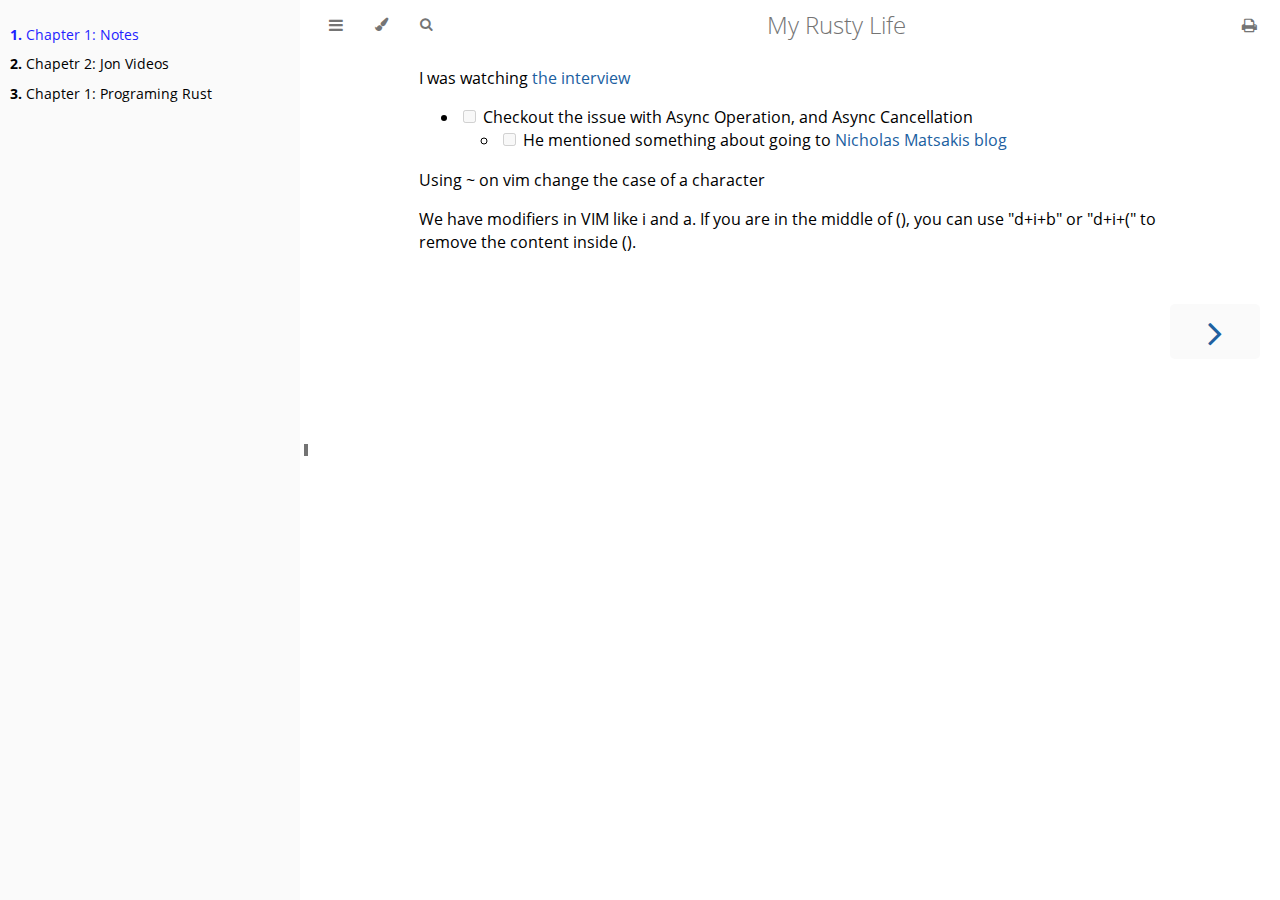
<file: index.html>
<!DOCTYPE HTML>
<html lang="en" class="light sidebar-visible" dir="ltr">
    <head>
        <!-- Book generated using mdBook -->
        <meta charset="UTF-8">
        <title>Chapter 1: Notes - My Rusty Life</title>


        <!-- Custom HTML head -->

        <meta name="description" content="">
        <meta name="viewport" content="width=device-width, initial-scale=1">
        <meta name="theme-color" content="#ffffff">

        <link rel="icon" href="favicon.svg">
        <link rel="shortcut icon" href="favicon.png">
        <link rel="stylesheet" href="css/variables.css">
        <link rel="stylesheet" href="css/general.css">
        <link rel="stylesheet" href="css/chrome.css">
        <link rel="stylesheet" href="css/print.css" media="print">

        <!-- Fonts -->
        <link rel="stylesheet" href="FontAwesome/css/font-awesome.css">
        <link rel="stylesheet" href="fonts/fonts.css">

        <!-- Highlight.js Stylesheets -->
        <link rel="stylesheet" id="highlight-css" href="highlight.css">
        <link rel="stylesheet" id="tomorrow-night-css" href="tomorrow-night.css">
        <link rel="stylesheet" id="ayu-highlight-css" href="ayu-highlight.css">

        <!-- Custom theme stylesheets -->


        <!-- Provide site root and default themes to javascript -->
        <script>
            const path_to_root = "";
            const default_light_theme = "light";
            const default_dark_theme = "navy";
        </script>
        <!-- Start loading toc.js asap -->
        <script src="toc.js"></script>
    </head>
    <body>
    <div id="body-container">
        <!-- Work around some values being stored in localStorage wrapped in quotes -->
        <script>
            try {
                let theme = localStorage.getItem('mdbook-theme');
                let sidebar = localStorage.getItem('mdbook-sidebar');

                if (theme.startsWith('"') && theme.endsWith('"')) {
                    localStorage.setItem('mdbook-theme', theme.slice(1, theme.length - 1));
                }

                if (sidebar.startsWith('"') && sidebar.endsWith('"')) {
                    localStorage.setItem('mdbook-sidebar', sidebar.slice(1, sidebar.length - 1));
                }
            } catch (e) { }
        </script>

        <!-- Set the theme before any content is loaded, prevents flash -->
        <script>
            const default_theme = window.matchMedia("(prefers-color-scheme: dark)").matches ? default_dark_theme : default_light_theme;
            let theme;
            try { theme = localStorage.getItem('mdbook-theme'); } catch(e) { }
            if (theme === null || theme === undefined) { theme = default_theme; }
            const html = document.documentElement;
            html.classList.remove('light')
            html.classList.add(theme);
            html.classList.add("js");
        </script>

        <input type="checkbox" id="sidebar-toggle-anchor" class="hidden">

        <!-- Hide / unhide sidebar before it is displayed -->
        <script>
            let sidebar = null;
            const sidebar_toggle = document.getElementById("sidebar-toggle-anchor");
            if (document.body.clientWidth >= 1080) {
                try { sidebar = localStorage.getItem('mdbook-sidebar'); } catch(e) { }
                sidebar = sidebar || 'visible';
            } else {
                sidebar = 'hidden';
            }
            sidebar_toggle.checked = sidebar === 'visible';
            html.classList.remove('sidebar-visible');
            html.classList.add("sidebar-" + sidebar);
        </script>

        <nav id="sidebar" class="sidebar" aria-label="Table of contents">
            <!-- populated by js -->
            <mdbook-sidebar-scrollbox class="sidebar-scrollbox"></mdbook-sidebar-scrollbox>
            <noscript>
                <iframe class="sidebar-iframe-outer" src="toc.html"></iframe>
            </noscript>
            <div id="sidebar-resize-handle" class="sidebar-resize-handle">
                <div class="sidebar-resize-indicator"></div>
            </div>
        </nav>

        <div id="page-wrapper" class="page-wrapper">

            <div class="page">
                <div id="menu-bar-hover-placeholder"></div>
                <div id="menu-bar" class="menu-bar sticky">
                    <div class="left-buttons">
                        <label id="sidebar-toggle" class="icon-button" for="sidebar-toggle-anchor" title="Toggle Table of Contents" aria-label="Toggle Table of Contents" aria-controls="sidebar">
                            <i class="fa fa-bars"></i>
                        </label>
                        <button id="theme-toggle" class="icon-button" type="button" title="Change theme" aria-label="Change theme" aria-haspopup="true" aria-expanded="false" aria-controls="theme-list">
                            <i class="fa fa-paint-brush"></i>
                        </button>
                        <ul id="theme-list" class="theme-popup" aria-label="Themes" role="menu">
                            <li role="none"><button role="menuitem" class="theme" id="default_theme">Auto</button></li>
                            <li role="none"><button role="menuitem" class="theme" id="light">Light</button></li>
                            <li role="none"><button role="menuitem" class="theme" id="rust">Rust</button></li>
                            <li role="none"><button role="menuitem" class="theme" id="coal">Coal</button></li>
                            <li role="none"><button role="menuitem" class="theme" id="navy">Navy</button></li>
                            <li role="none"><button role="menuitem" class="theme" id="ayu">Ayu</button></li>
                        </ul>
                        <button id="search-toggle" class="icon-button" type="button" title="Search. (Shortkey: s)" aria-label="Toggle Searchbar" aria-expanded="false" aria-keyshortcuts="S" aria-controls="searchbar">
                            <i class="fa fa-search"></i>
                        </button>
                    </div>

                    <h1 class="menu-title">My Rusty Life</h1>

                    <div class="right-buttons">
                        <a href="print.html" title="Print this book" aria-label="Print this book">
                            <i id="print-button" class="fa fa-print"></i>
                        </a>

                    </div>
                </div>

                <div id="search-wrapper" class="hidden">
                    <form id="searchbar-outer" class="searchbar-outer">
                        <input type="search" id="searchbar" name="searchbar" placeholder="Search this book ..." aria-controls="searchresults-outer" aria-describedby="searchresults-header">
                    </form>
                    <div id="searchresults-outer" class="searchresults-outer hidden">
                        <div id="searchresults-header" class="searchresults-header"></div>
                        <ul id="searchresults">
                        </ul>
                    </div>
                </div>

                <!-- Apply ARIA attributes after the sidebar and the sidebar toggle button are added to the DOM -->
                <script>
                    document.getElementById('sidebar-toggle').setAttribute('aria-expanded', sidebar === 'visible');
                    document.getElementById('sidebar').setAttribute('aria-hidden', sidebar !== 'visible');
                    Array.from(document.querySelectorAll('#sidebar a')).forEach(function(link) {
                        link.setAttribute('tabIndex', sidebar === 'visible' ? 0 : -1);
                    });
                </script>

                <div id="content" class="content">
                    <main>
                        <p>I was watching <a href="https://www.youtube.com/watch?v=xO2xyBfhKDY&amp;list=PLqbS7AVVErFgh0GugQZcW8sSSTuyZ7K87">the interview</a></p>
<ul>
<li><input disabled="" type="checkbox"/>
Checkout the issue with Async Operation, and Async Cancellation
<ul>
<li><input disabled="" type="checkbox"/>
He mentioned something about going to <a href="https://smallcultfollowing.com/babysteps">Nicholas Matsakis blog</a></li>
</ul>
</li>
</ul>
<p>Using ~ on vim change the case of a character</p>
<p>We have modifiers in VIM like i and a. If you are in the middle of (), you can use "d+i+b" or "d+i+(" to remove the content inside ().</p>

                    </main>

                    <nav class="nav-wrapper" aria-label="Page navigation">
                        <!-- Mobile navigation buttons -->

                            <a rel="next prefetch" href="2_Jon_Video.html" class="mobile-nav-chapters next" title="Next chapter" aria-label="Next chapter" aria-keyshortcuts="Right">
                                <i class="fa fa-angle-right"></i>
                            </a>

                        <div style="clear: both"></div>
                    </nav>
                </div>
            </div>

            <nav class="nav-wide-wrapper" aria-label="Page navigation">

                    <a rel="next prefetch" href="2_Jon_Video.html" class="nav-chapters next" title="Next chapter" aria-label="Next chapter" aria-keyshortcuts="Right">
                        <i class="fa fa-angle-right"></i>
                    </a>
            </nav>

        </div>




        <script>
            window.playground_copyable = true;
        </script>


        <script src="elasticlunr.min.js"></script>
        <script src="mark.min.js"></script>
        <script src="searcher.js"></script>

        <script src="clipboard.min.js"></script>
        <script src="highlight.js"></script>
        <script src="book.js"></script>

        <!-- Custom JS scripts -->


    </div>
    </body>
</html>
</file>
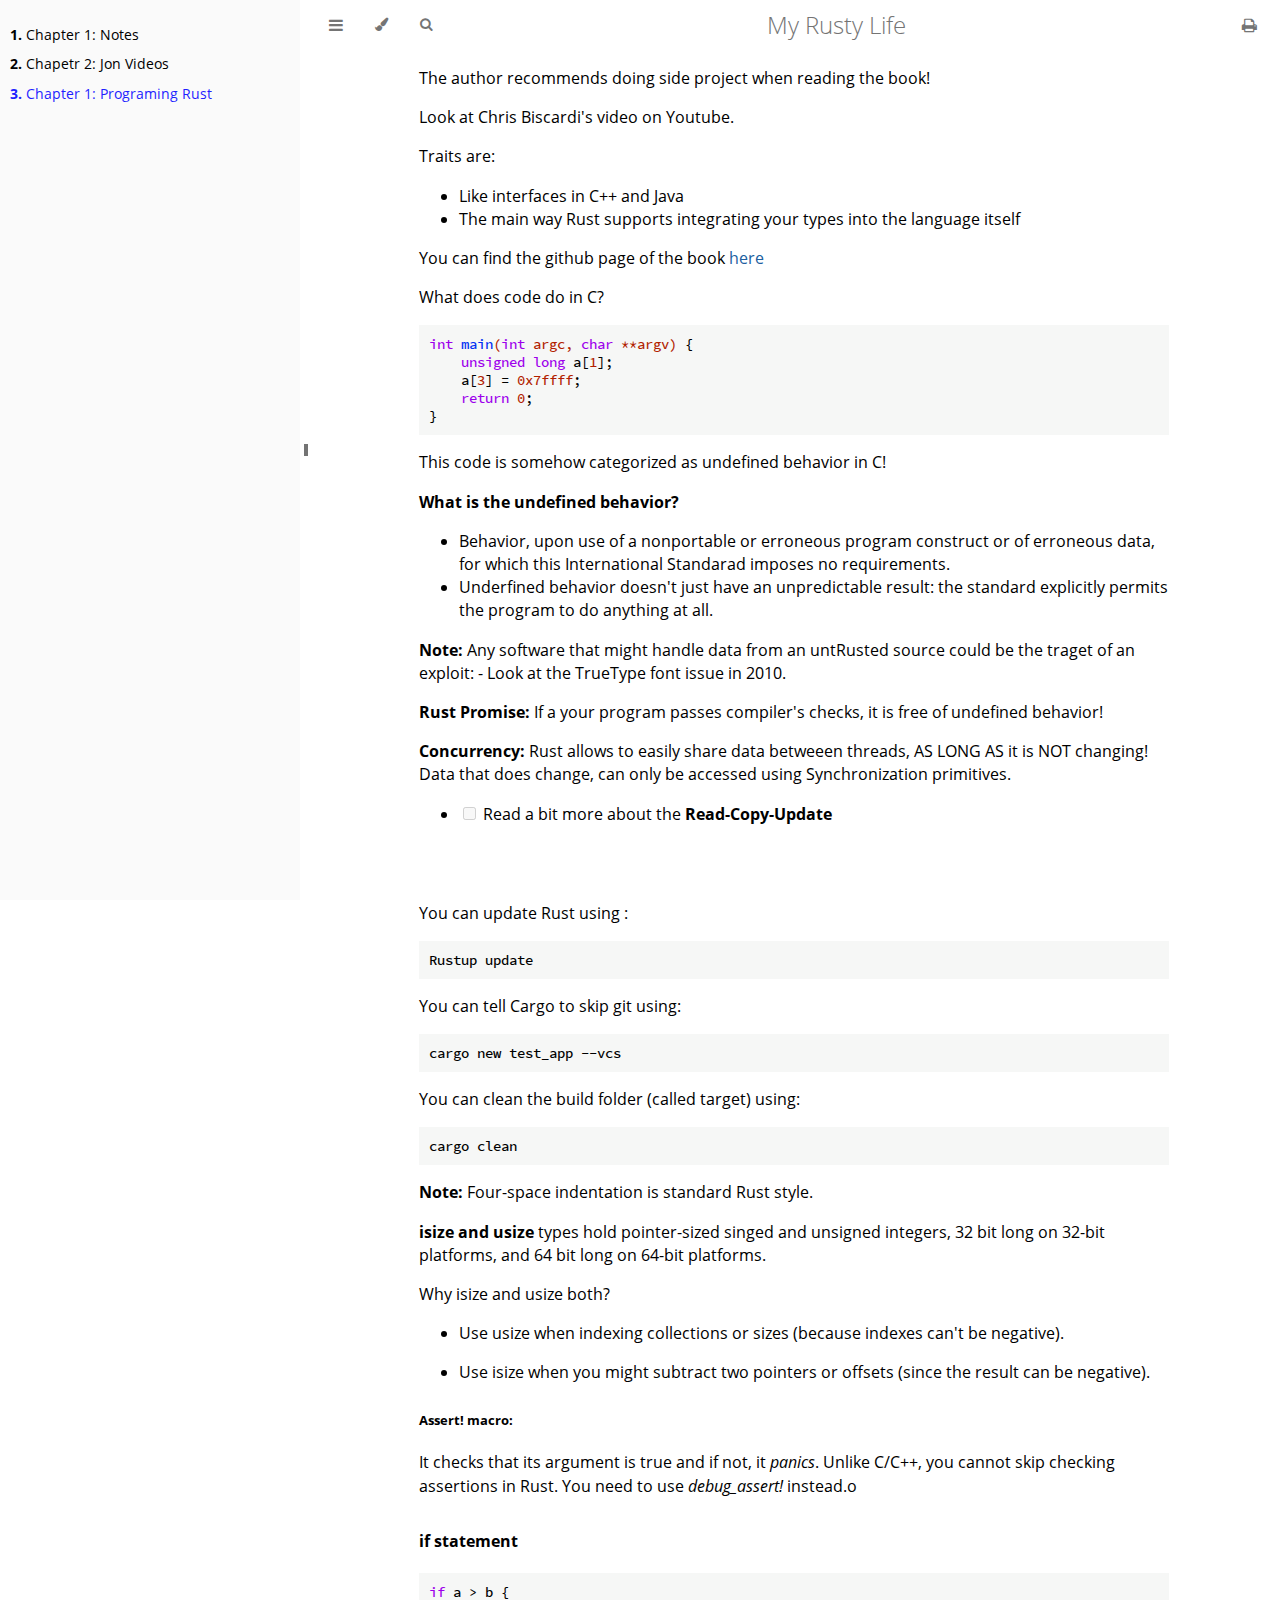
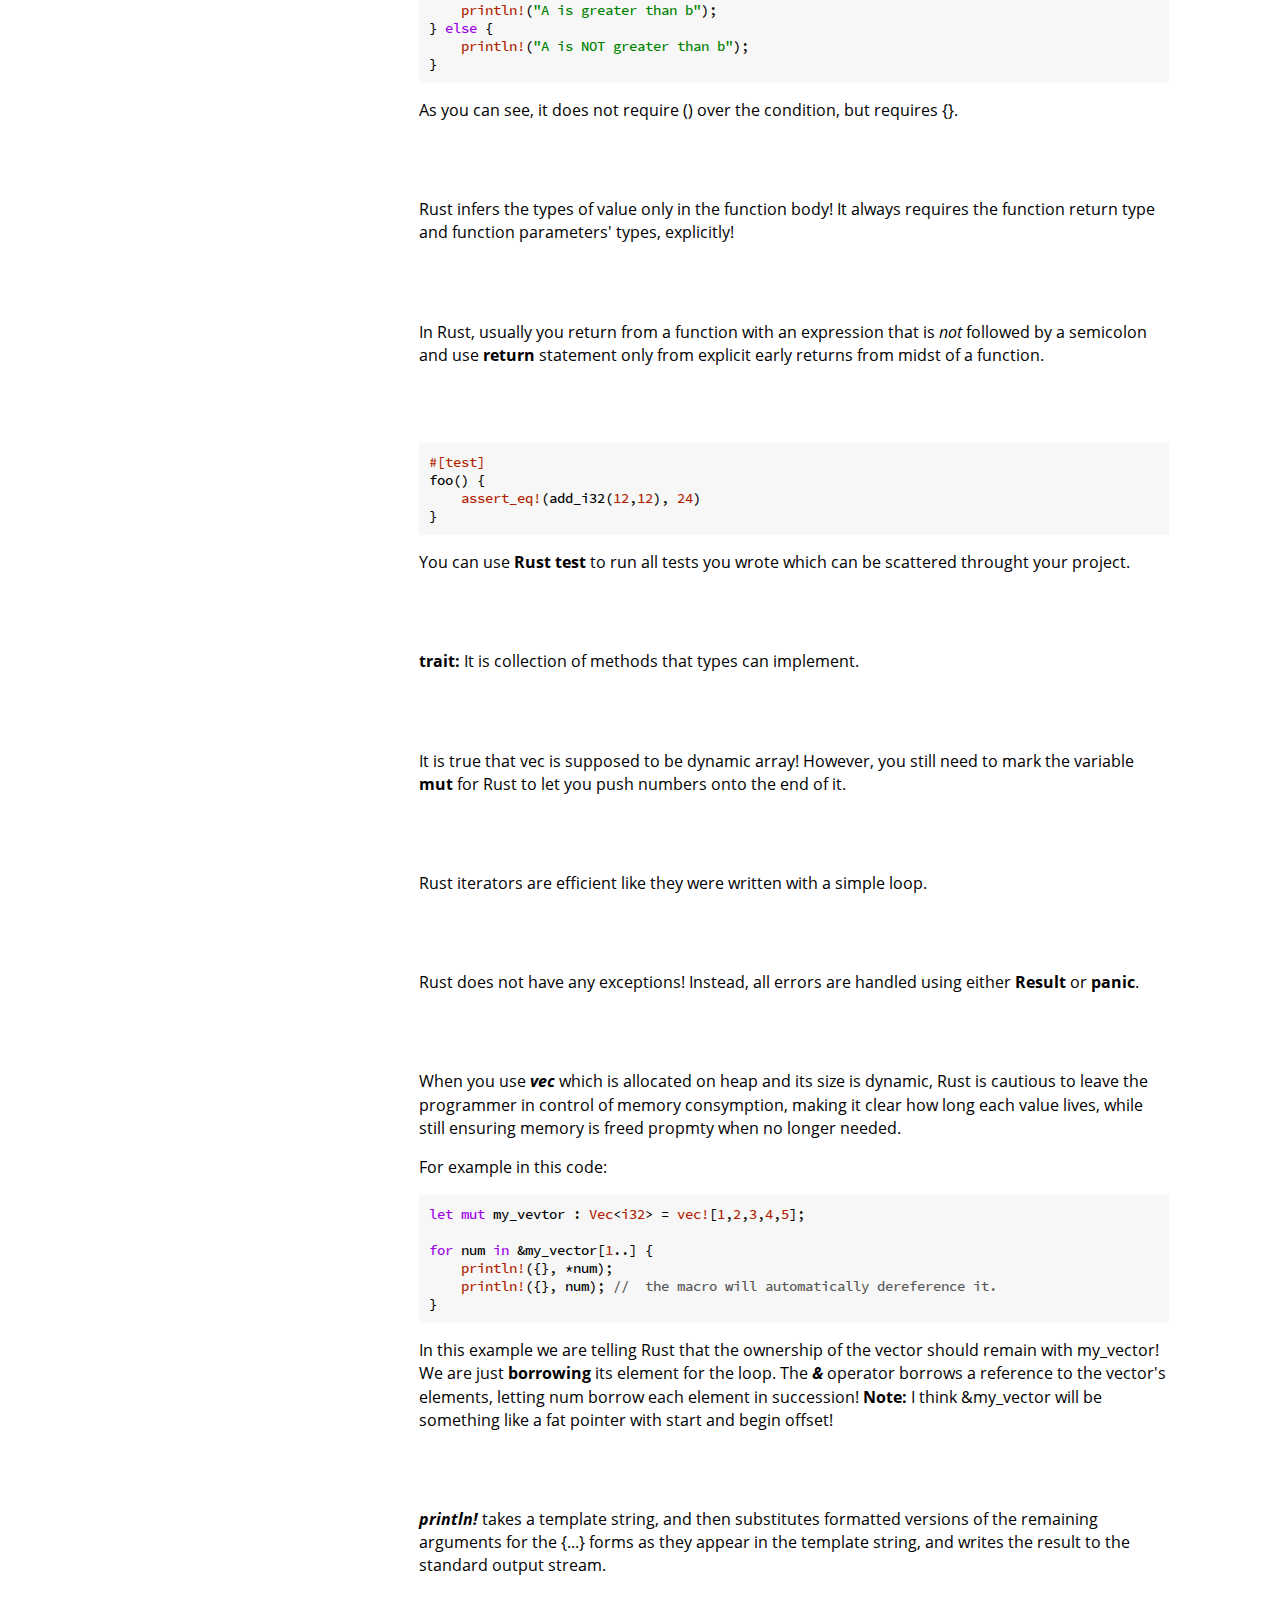
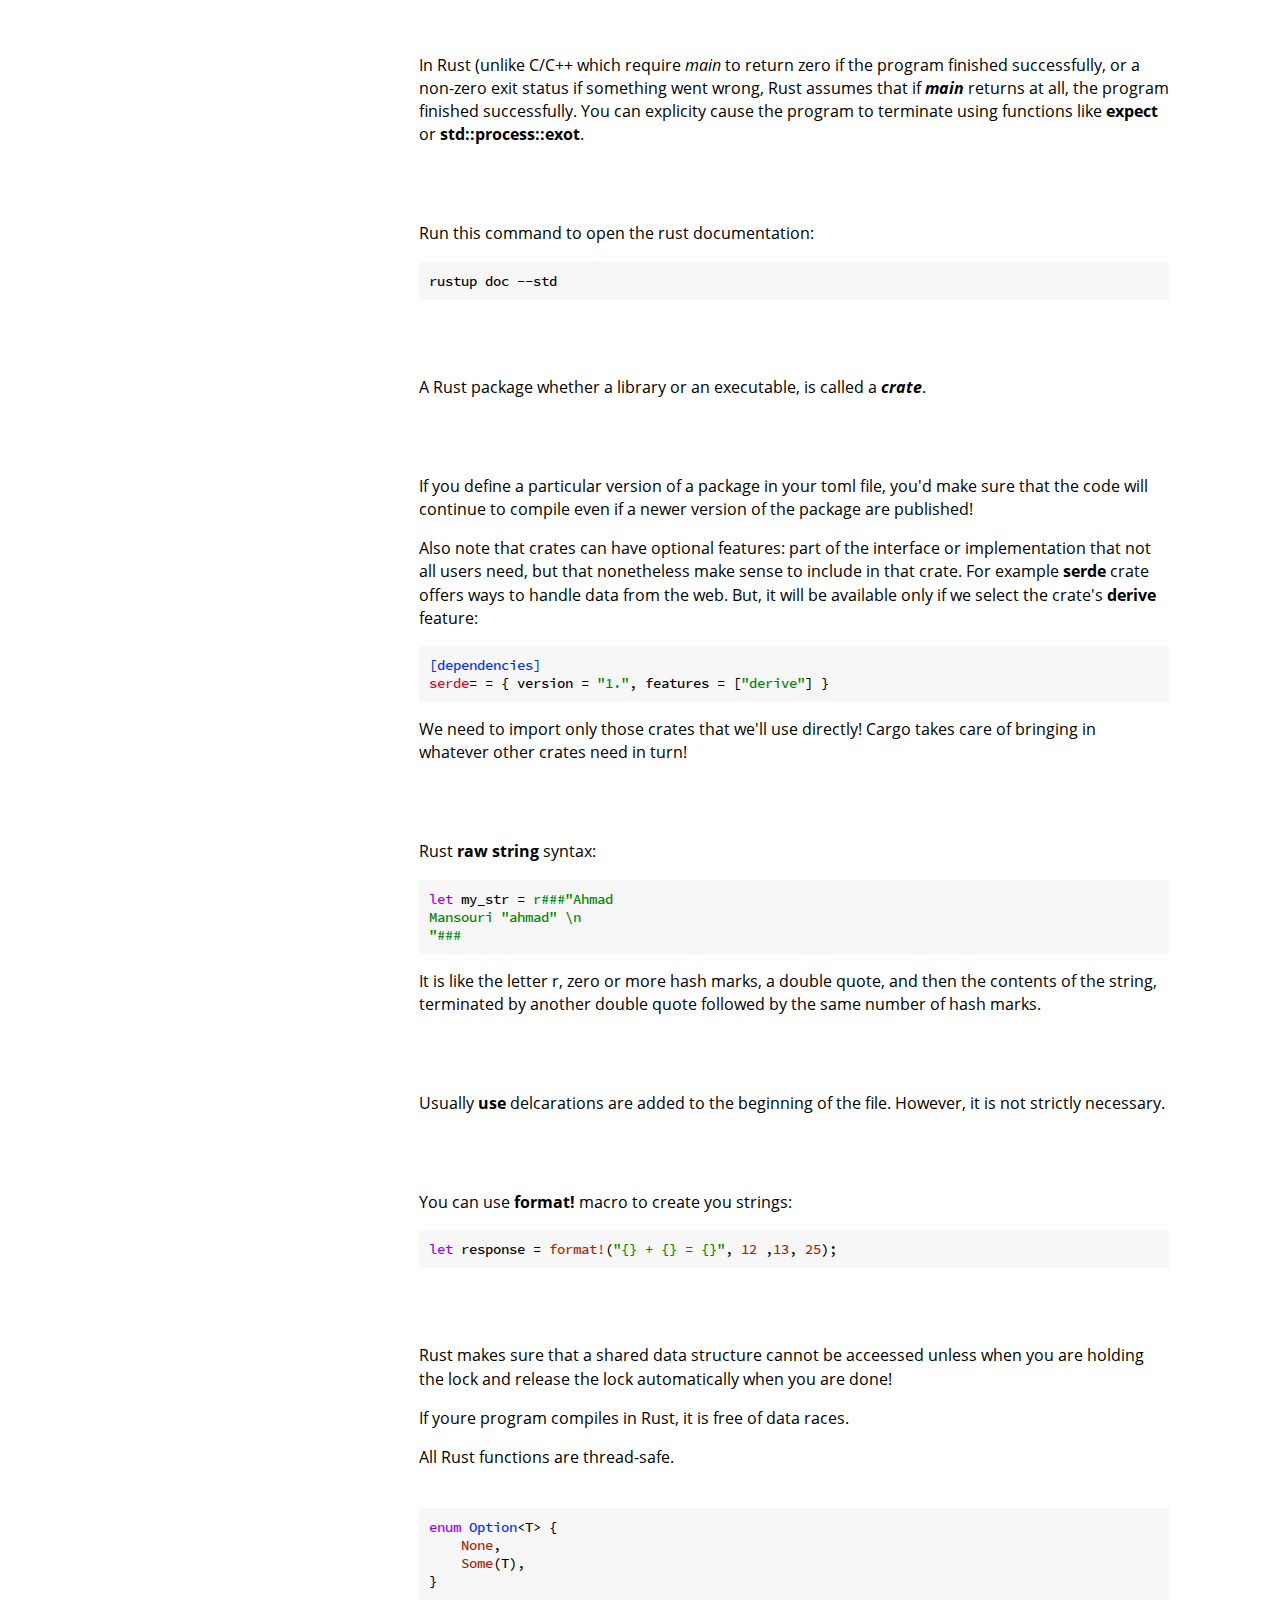
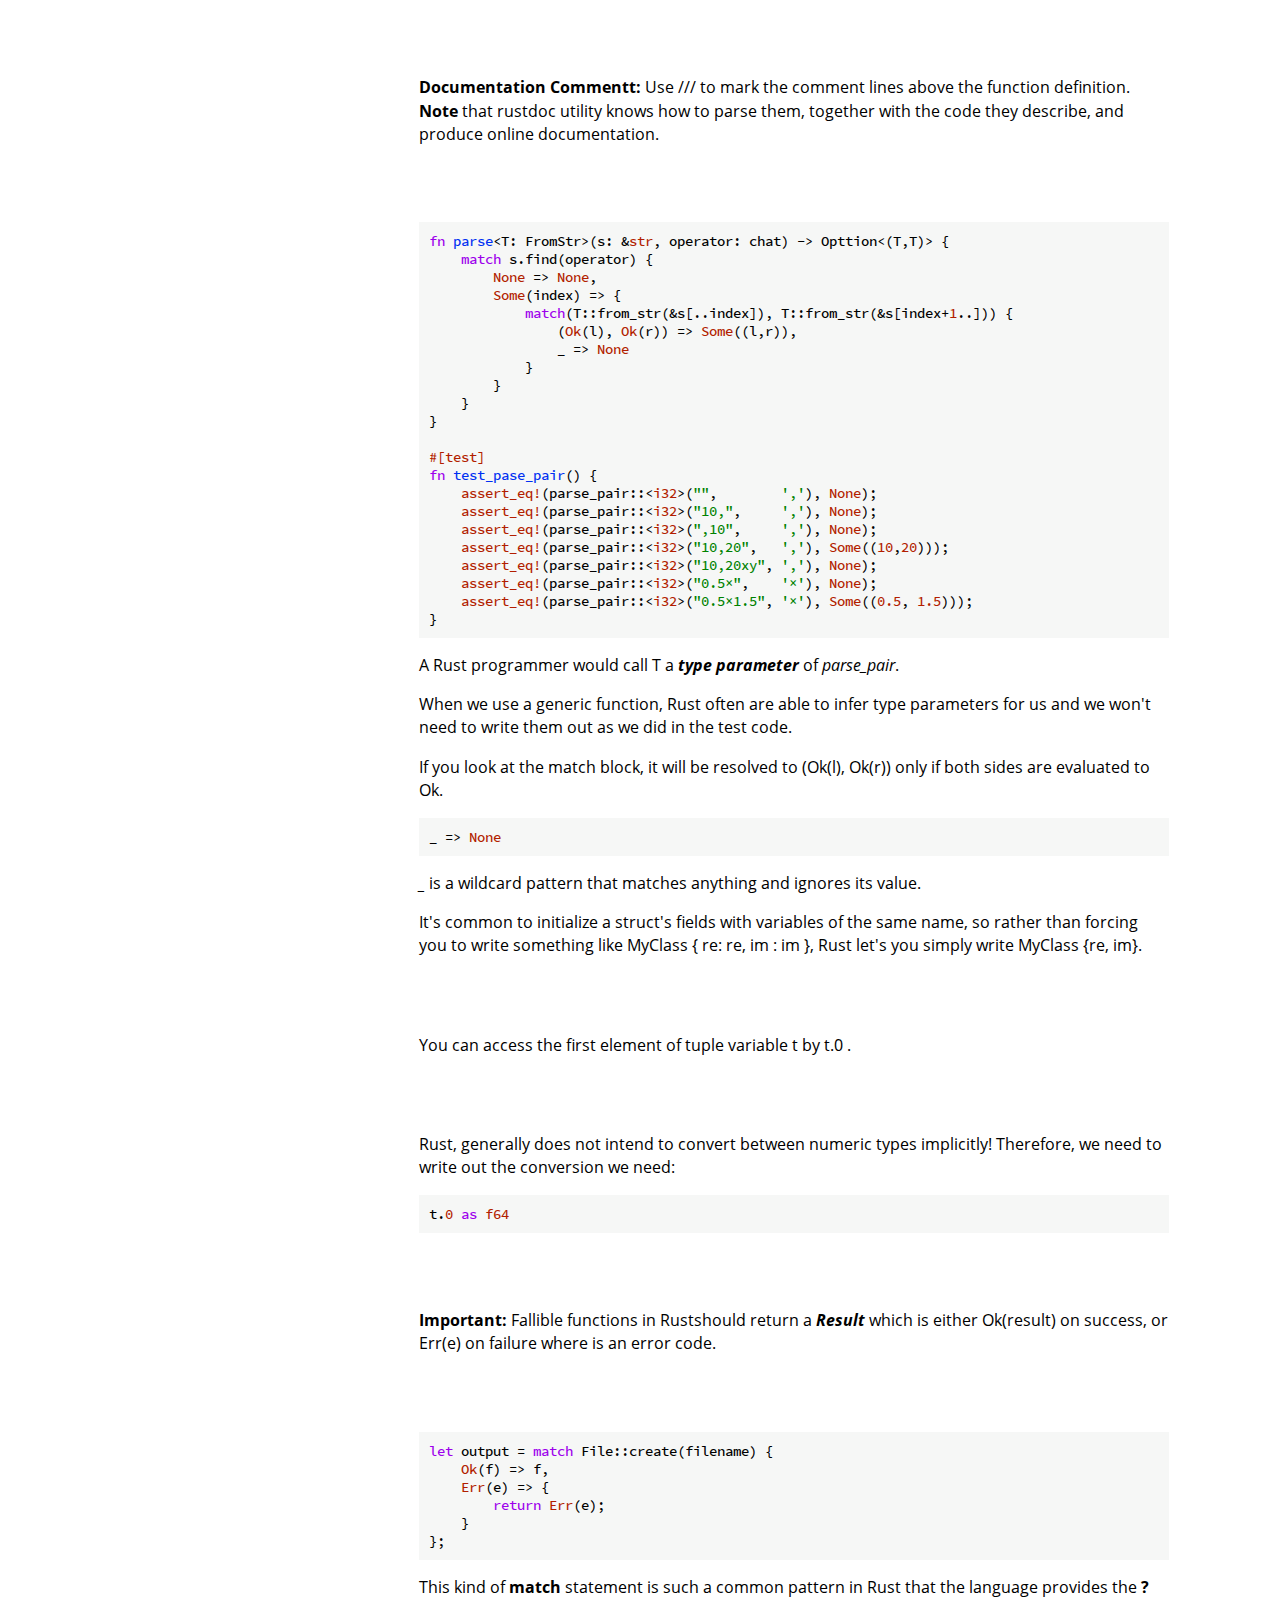
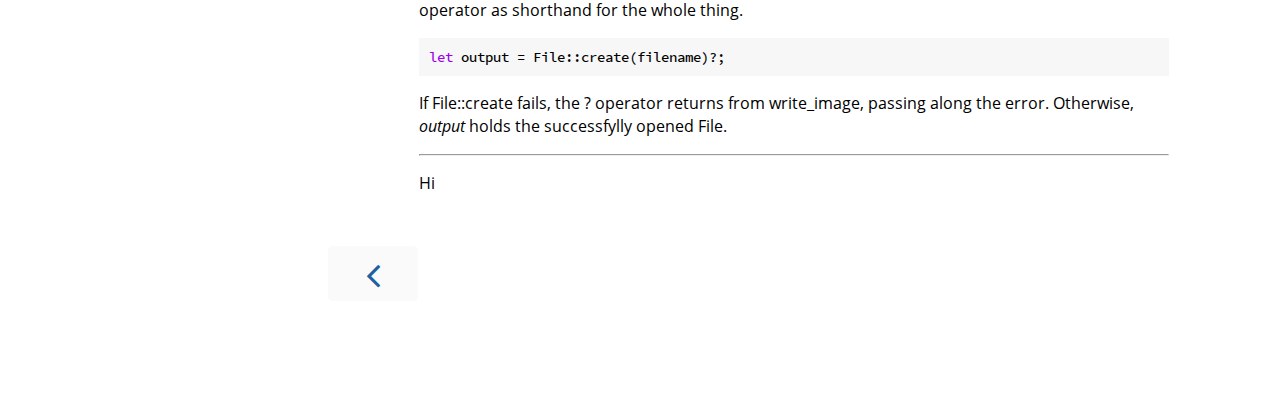
<file: 1_Programming_Rust.html>
<!DOCTYPE HTML>
<html lang="en" class="light sidebar-visible" dir="ltr">
    <head>
        <!-- Book generated using mdBook -->
        <meta charset="UTF-8">
        <title>Chapter 1: Programing Rust - My Rusty Life</title>


        <!-- Custom HTML head -->

        <meta name="description" content="">
        <meta name="viewport" content="width=device-width, initial-scale=1">
        <meta name="theme-color" content="#ffffff">

        <link rel="icon" href="favicon.svg">
        <link rel="shortcut icon" href="favicon.png">
        <link rel="stylesheet" href="css/variables.css">
        <link rel="stylesheet" href="css/general.css">
        <link rel="stylesheet" href="css/chrome.css">
        <link rel="stylesheet" href="css/print.css" media="print">

        <!-- Fonts -->
        <link rel="stylesheet" href="FontAwesome/css/font-awesome.css">
        <link rel="stylesheet" href="fonts/fonts.css">

        <!-- Highlight.js Stylesheets -->
        <link rel="stylesheet" id="highlight-css" href="highlight.css">
        <link rel="stylesheet" id="tomorrow-night-css" href="tomorrow-night.css">
        <link rel="stylesheet" id="ayu-highlight-css" href="ayu-highlight.css">

        <!-- Custom theme stylesheets -->


        <!-- Provide site root and default themes to javascript -->
        <script>
            const path_to_root = "";
            const default_light_theme = "light";
            const default_dark_theme = "navy";
        </script>
        <!-- Start loading toc.js asap -->
        <script src="toc.js"></script>
    </head>
    <body>
    <div id="body-container">
        <!-- Work around some values being stored in localStorage wrapped in quotes -->
        <script>
            try {
                let theme = localStorage.getItem('mdbook-theme');
                let sidebar = localStorage.getItem('mdbook-sidebar');

                if (theme.startsWith('"') && theme.endsWith('"')) {
                    localStorage.setItem('mdbook-theme', theme.slice(1, theme.length - 1));
                }

                if (sidebar.startsWith('"') && sidebar.endsWith('"')) {
                    localStorage.setItem('mdbook-sidebar', sidebar.slice(1, sidebar.length - 1));
                }
            } catch (e) { }
        </script>

        <!-- Set the theme before any content is loaded, prevents flash -->
        <script>
            const default_theme = window.matchMedia("(prefers-color-scheme: dark)").matches ? default_dark_theme : default_light_theme;
            let theme;
            try { theme = localStorage.getItem('mdbook-theme'); } catch(e) { }
            if (theme === null || theme === undefined) { theme = default_theme; }
            const html = document.documentElement;
            html.classList.remove('light')
            html.classList.add(theme);
            html.classList.add("js");
        </script>

        <input type="checkbox" id="sidebar-toggle-anchor" class="hidden">

        <!-- Hide / unhide sidebar before it is displayed -->
        <script>
            let sidebar = null;
            const sidebar_toggle = document.getElementById("sidebar-toggle-anchor");
            if (document.body.clientWidth >= 1080) {
                try { sidebar = localStorage.getItem('mdbook-sidebar'); } catch(e) { }
                sidebar = sidebar || 'visible';
            } else {
                sidebar = 'hidden';
            }
            sidebar_toggle.checked = sidebar === 'visible';
            html.classList.remove('sidebar-visible');
            html.classList.add("sidebar-" + sidebar);
        </script>

        <nav id="sidebar" class="sidebar" aria-label="Table of contents">
            <!-- populated by js -->
            <mdbook-sidebar-scrollbox class="sidebar-scrollbox"></mdbook-sidebar-scrollbox>
            <noscript>
                <iframe class="sidebar-iframe-outer" src="toc.html"></iframe>
            </noscript>
            <div id="sidebar-resize-handle" class="sidebar-resize-handle">
                <div class="sidebar-resize-indicator"></div>
            </div>
        </nav>

        <div id="page-wrapper" class="page-wrapper">

            <div class="page">
                <div id="menu-bar-hover-placeholder"></div>
                <div id="menu-bar" class="menu-bar sticky">
                    <div class="left-buttons">
                        <label id="sidebar-toggle" class="icon-button" for="sidebar-toggle-anchor" title="Toggle Table of Contents" aria-label="Toggle Table of Contents" aria-controls="sidebar">
                            <i class="fa fa-bars"></i>
                        </label>
                        <button id="theme-toggle" class="icon-button" type="button" title="Change theme" aria-label="Change theme" aria-haspopup="true" aria-expanded="false" aria-controls="theme-list">
                            <i class="fa fa-paint-brush"></i>
                        </button>
                        <ul id="theme-list" class="theme-popup" aria-label="Themes" role="menu">
                            <li role="none"><button role="menuitem" class="theme" id="default_theme">Auto</button></li>
                            <li role="none"><button role="menuitem" class="theme" id="light">Light</button></li>
                            <li role="none"><button role="menuitem" class="theme" id="rust">Rust</button></li>
                            <li role="none"><button role="menuitem" class="theme" id="coal">Coal</button></li>
                            <li role="none"><button role="menuitem" class="theme" id="navy">Navy</button></li>
                            <li role="none"><button role="menuitem" class="theme" id="ayu">Ayu</button></li>
                        </ul>
                        <button id="search-toggle" class="icon-button" type="button" title="Search. (Shortkey: s)" aria-label="Toggle Searchbar" aria-expanded="false" aria-keyshortcuts="S" aria-controls="searchbar">
                            <i class="fa fa-search"></i>
                        </button>
                    </div>

                    <h1 class="menu-title">My Rusty Life</h1>

                    <div class="right-buttons">
                        <a href="print.html" title="Print this book" aria-label="Print this book">
                            <i id="print-button" class="fa fa-print"></i>
                        </a>

                    </div>
                </div>

                <div id="search-wrapper" class="hidden">
                    <form id="searchbar-outer" class="searchbar-outer">
                        <input type="search" id="searchbar" name="searchbar" placeholder="Search this book ..." aria-controls="searchresults-outer" aria-describedby="searchresults-header">
                    </form>
                    <div id="searchresults-outer" class="searchresults-outer hidden">
                        <div id="searchresults-header" class="searchresults-header"></div>
                        <ul id="searchresults">
                        </ul>
                    </div>
                </div>

                <!-- Apply ARIA attributes after the sidebar and the sidebar toggle button are added to the DOM -->
                <script>
                    document.getElementById('sidebar-toggle').setAttribute('aria-expanded', sidebar === 'visible');
                    document.getElementById('sidebar').setAttribute('aria-hidden', sidebar !== 'visible');
                    Array.from(document.querySelectorAll('#sidebar a')).forEach(function(link) {
                        link.setAttribute('tabIndex', sidebar === 'visible' ? 0 : -1);
                    });
                </script>

                <div id="content" class="content">
                    <main>
                        <p>The author recommends doing side project when reading the book!</p>
<p>Look at Chris Biscardi's video on Youtube.</p>
<p>Traits are:</p>
<ul>
<li>Like interfaces in C++ and Java</li>
<li>The main way Rust supports integrating your types into the language itself</li>
</ul>
<p>You can find the github page of the book <a href="https://github.com/ProgrammingRust">here</a></p>
<p>What does code do in C?</p>
<pre><code class="language-C">int main(int argc, char **argv) {
    unsigned long a[1];
    a[3] = 0x7ffff;
    return 0;
}
</code></pre>
<p>This code is somehow categorized as undefined behavior in C!</p>
<p><strong>What is the undefined behavior?</strong></p>
<ul>
<li>Behavior, upon use of a nonportable or erroneous program construct or of erroneous data, for which this International Standarad imposes no requirements.</li>
<li>Underfined behavior doesn't just have an unpredictable result: the standard explicitly permits the program to do anything at all.</li>
</ul>
<p><strong>Note:</strong> Any software that might handle data from an untRusted source could be the traget of an exploit:
- Look at the TrueType font issue in 2010.</p>
<p><strong>Rust Promise:</strong> If a your program passes compiler's checks, it is free of undefined behavior!</p>
<p><strong>Concurrency:</strong> Rust allows to easily share data betweeen threads, AS LONG AS it is NOT changing! Data that does change, can only be accessed using Synchronization primitives.</p>
<ul>
<li><input disabled="" type="checkbox"/>
Read a bit more about the <strong>Read-Copy-Update</strong></li>
</ul>
<br>
<br>
<p>You can update Rust using :</p>
<pre><code class="language-bash">Rustup update
</code></pre>
<p>You can tell Cargo to skip git using:</p>
<pre><code class="language-bash">cargo new test_app --vcs
</code></pre>
<p>You can clean the build folder (called target) using:</p>
<pre><code class="language-bash">cargo clean
</code></pre>
<p><strong>Note:</strong> Four-space indentation is standard Rust style.</p>
<p><strong>isize and usize</strong> types hold pointer-sized singed and unsigned integers, 32 bit long on 32-bit platforms, and 64 bit long on 64-bit platforms.</p>
<p>Why isize and usize both?</p>
<ul>
<li>
<p>Use usize when indexing collections or sizes (because indexes can't be negative).</p>
</li>
<li>
<p>Use isize when you might subtract two pointers or offsets (since the result can be negative).</p>
</li>
</ul>
<h5 id="assert-macro"><a class="header" href="#assert-macro">Assert! macro:</a></h5>
<p>It checks that its argument is true and if not, it <em>panics</em>. Unlike C/C++, you cannot skip checking assertions in Rust. You need to use <em>debug_assert!</em> instead.o</p>
<h4 id="if-statement"><a class="header" href="#if-statement">if statement</a></h4>
<pre><code class="language-Rust">if a &gt; b {
    println!("A is greater than b");
} else {
    println!("A is NOT greater than b");
}
</code></pre>
<p>As you can see, it does not require () over the condition, but requires {}.<D-s></p>
<br>
<br>
<p>Rust infers the types of value only in the function body! It always requires the function return type and function parameters' types, explicitly!</p>
<br>
<br>
<p>In Rust, usually you return from a function with an expression that is <em>not</em> followed by a semicolon and use <strong>return</strong> statement only from explicit early returns from midst of a function.</p>
<br>
<br>
<pre><code class="language-Rust">#[test]
foo() {
    assert_eq!(add_i32(12,12), 24)
}
</code></pre>
<p>You can use <strong>Rust test</strong> to run all tests you wrote which can be scattered throught your project.</p>
<br>
<br>
<p><strong>trait:</strong> It is collection of methods that types can implement.</p>
<br>
<br> 
<p>It is true that vec<i32> is supposed to be dynamic array! However, you still need to mark the variable <strong>mut</strong> for Rust to let you push numbers onto the end of it.</p>
<br>
<br>
<p>Rust iterators are efficient like they were written with a simple loop.</p>
<br>
<br>
<p>Rust does not have any exceptions! Instead, all errors are handled using either <strong>Result</strong> or <strong>panic</strong>.</p>
<br>
<br>
<p>When you use <em><strong>vec</strong></em> which is allocated on heap and its size is dynamic, Rust is cautious to leave the programmer in control of memory consymption, making it clear how long each value lives, while still ensuring memory is freed propmty when no longer needed.</p>
<p>For example in this code:</p>
<pre><code class="language-Rust">let mut my_vevtor : Vec&lt;i32&gt; = vec![1,2,3,4,5];

for num in &amp;my_vector[1..] {
    println!({}, *num);
    println!({}, num); //  the macro will automatically dereference it.
}
</code></pre>
<p>In this example we are telling Rust that the ownership of the vector should remain with my_vector! We are just <strong>borrowing</strong> its element for the loop. The <em><strong>&amp;</strong></em> operator borrows a reference to the vector's elements, letting num borrow each element in succession! <strong>Note:</strong> I think &amp;my_vector will be something like a fat pointer with start and begin offset!</p>
<br>
<br>
<p><em><strong>println!</strong></em> takes a template string, and then substitutes formatted versions of the remaining arguments for the {...} forms as they appear in the template string, and writes the result to the standard output stream.</p>
<br>
<br>
<p>In Rust (unlike C/C++ which require <em>main</em> to return zero if the program finished successfully, or a non-zero exit status if something went wrong, Rust assumes that if <em><strong>main</strong></em> returns at all, the program finished successfully. You can explicity cause the program to terminate using functions like <strong>expect</strong> or <strong>std::process::exot</strong>.</p>
<br>
<br>
<p>Run this command to open the rust documentation:</p>
<pre><code class="language-bash">rustup doc --std
</code></pre>
<br>
<br>
<p>A Rust package whether a library or an executable, is called a <em><strong>crate</strong></em>.</p>
<br>
<br>
<p>If you define a particular version of a package in your toml file, you'd make sure that the code will continue to compile even if a newer version of the package are published!</p>
<p>Also note that crates can have optional features: part of the interface or implementation that not all users need, but that nonetheless make sense to include in that crate. For example <strong>serde</strong> crate offers ways to handle data from the web. But, it will be available only if we select the crate's <strong>derive</strong> feature:</p>
<pre><code class="language-toml">[dependencies]
serde= = { version = "1.", features = ["derive"] }
</code></pre>
<p>We need to import only those crates that we'll use directly! Cargo takes care of bringing in whatever other crates need in turn!</p>
<br>
<br>
<p>Rust <strong>raw string</strong> syntax:</p>
<pre><pre class="playground"><code class="language-rust"><span class="boring">#![allow(unused)]
</span><span class="boring">fn main() {
</span>let my_str = r###"Ahmad
Mansouri "ahmad" \n
"###
<span class="boring">}</span></code></pre></pre>
<p>It is like the letter r, zero or more hash marks, a double quote, and then the contents of the string, terminated by another double quote followed by the same number of hash marks.</p>
<br>
<br>
<p>Usually <strong>use</strong> delcarations are added to the beginning of the file. However, it is not strictly necessary.</p>
<br>
<br>
<p>You can use <strong>format!</strong> macro to create you strings:</p>
<pre><pre class="playground"><code class="language-rust"><span class="boring">#![allow(unused)]
</span><span class="boring">fn main() {
</span>let response = format!("{} + {} = {}", 12 ,13, 25);
<span class="boring">}</span></code></pre></pre>
<br>
<br>
<p>Rust makes sure that a shared data structure cannot be acceessed unless when you are holding the lock and release the lock automatically when you are done!</p>
<p>If youre program compiles in Rust, it is free of data races.</p>
<p>All Rust functions are thread-safe.
<br>
<br></p>
<pre><pre class="playground"><code class="language-rust"><span class="boring">#![allow(unused)]
</span><span class="boring">fn main() {
</span>enum Option&lt;T&gt; {
    None,
    Some(T),
}
<span class="boring">}</span></code></pre></pre>
<br>
<br>
<p><strong>Documentation Commentt:</strong> Use /// to mark the comment lines above the function definition. <strong>Note</strong> that rustdoc utility knows how to parse them, together with the code they describe, and produce online documentation.</p>
<br>
<br>
<pre><pre class="playground"><code class="language-rust"><span class="boring">#![allow(unused)]
</span><span class="boring">fn main() {
</span>fn parse&lt;T: FromStr&gt;(s: &amp;str, operator: chat) -&gt; Opttion&lt;(T,T)&gt; {
    match s.find(operator) {
        None =&gt; None,
        Some(index) =&gt; {
            match(T::from_str(&amp;s[..index]), T::from_str(&amp;s[index+1..])) {
                (Ok(l), Ok(r)) =&gt; Some((l,r)),
                _ =&gt; None
            }
        }
    }
}

#[test]
fn test_pase_pair() {
    assert_eq!(parse_pair::&lt;i32&gt;("",        ','), None);
    assert_eq!(parse_pair::&lt;i32&gt;("10,",     ','), None);
    assert_eq!(parse_pair::&lt;i32&gt;(",10",     ','), None);
    assert_eq!(parse_pair::&lt;i32&gt;("10,20",   ','), Some((10,20)));
    assert_eq!(parse_pair::&lt;i32&gt;("10,20xy", ','), None);
    assert_eq!(parse_pair::&lt;i32&gt;("0.5×",    '×'), None);
    assert_eq!(parse_pair::&lt;i32&gt;("0.5×1.5", '×'), Some((0.5, 1.5)));
}
<span class="boring">}</span></code></pre></pre>
<p>A Rust programmer would call T a <em><strong>type parameter</strong></em> of <em>parse_pair</em>.</p>
<p>When we use a generic function, Rust often are able to infer type parameters for us and we won't need to write them out as we did in the test code.</p>
<p>If you look at the match block, it will be resolved to (Ok(l), Ok(r)) only if both sides are evaluated to Ok.</p>
<pre><pre class="playground"><code class="language-rust"><span class="boring">#![allow(unused)]
</span><span class="boring">fn main() {
</span>_ =&gt; None
<span class="boring">}</span></code></pre></pre>
<p><em><strong>_</strong></em> is a wildcard pattern that matches anything and ignores its value.</p>
<p>It's common to initialize a struct's fields with variables of the same name, so rather than forcing you to write something like MyClass { re: re, im : im }, Rust let's you simply write MyClass {re, im}.</p>
<br>
<br>
<p>You can access the first element of tuple variable t by t.0 .</p>
<br>
<br>
<p>Rust, generally does not intend to convert between numeric types implicitly! Therefore, we need to write out the conversion we need:</p>
<pre><pre class="playground"><code class="language-rust"><span class="boring">#![allow(unused)]
</span><span class="boring">fn main() {
</span>t.0 as f64
<span class="boring">}</span></code></pre></pre>
<br>
<br>
<p><strong>Important:</strong> Fallible functions in Rustshould return a <em><strong>Result</strong></em> which is either Ok(result) on success, or Err(e) on failure where is an error code.</p>
<br>
<br>
<pre><pre class="playground"><code class="language-rust"><span class="boring">#![allow(unused)]
</span><span class="boring">fn main() {
</span>let output = match File::create(filename) {
    Ok(f) =&gt; f,
    Err(e) =&gt; {
        return Err(e);
    }
};
<span class="boring">}</span></code></pre></pre>
<p>This kind of <strong>match</strong> statement is such a common pattern in Rust that the language provides the <strong>?</strong> operator as shorthand for the whole thing.</p>
<pre><pre class="playground"><code class="language-rust"><span class="boring">#![allow(unused)]
</span><span class="boring">fn main() {
</span>let output = File::create(filename)?;
<span class="boring">}</span></code></pre></pre>
<p>If File::create fails, the ? operator returns from write_image, passing along the error. Otherwise, <em>output</em> holds the successfylly opened File.</p>
<hr />
<p>Hi</p>

                    </main>

                    <nav class="nav-wrapper" aria-label="Page navigation">
                        <!-- Mobile navigation buttons -->
                            <a rel="prev" href="2_Jon_Video.html" class="mobile-nav-chapters previous" title="Previous chapter" aria-label="Previous chapter" aria-keyshortcuts="Left">
                                <i class="fa fa-angle-left"></i>
                            </a>


                        <div style="clear: both"></div>
                    </nav>
                </div>
            </div>

            <nav class="nav-wide-wrapper" aria-label="Page navigation">
                    <a rel="prev" href="2_Jon_Video.html" class="nav-chapters previous" title="Previous chapter" aria-label="Previous chapter" aria-keyshortcuts="Left">
                        <i class="fa fa-angle-left"></i>
                    </a>

            </nav>

        </div>




        <script>
            window.playground_copyable = true;
        </script>


        <script src="elasticlunr.min.js"></script>
        <script src="mark.min.js"></script>
        <script src="searcher.js"></script>

        <script src="clipboard.min.js"></script>
        <script src="highlight.js"></script>
        <script src="book.js"></script>

        <!-- Custom JS scripts -->


    </div>
    </body>
</html>
</file>
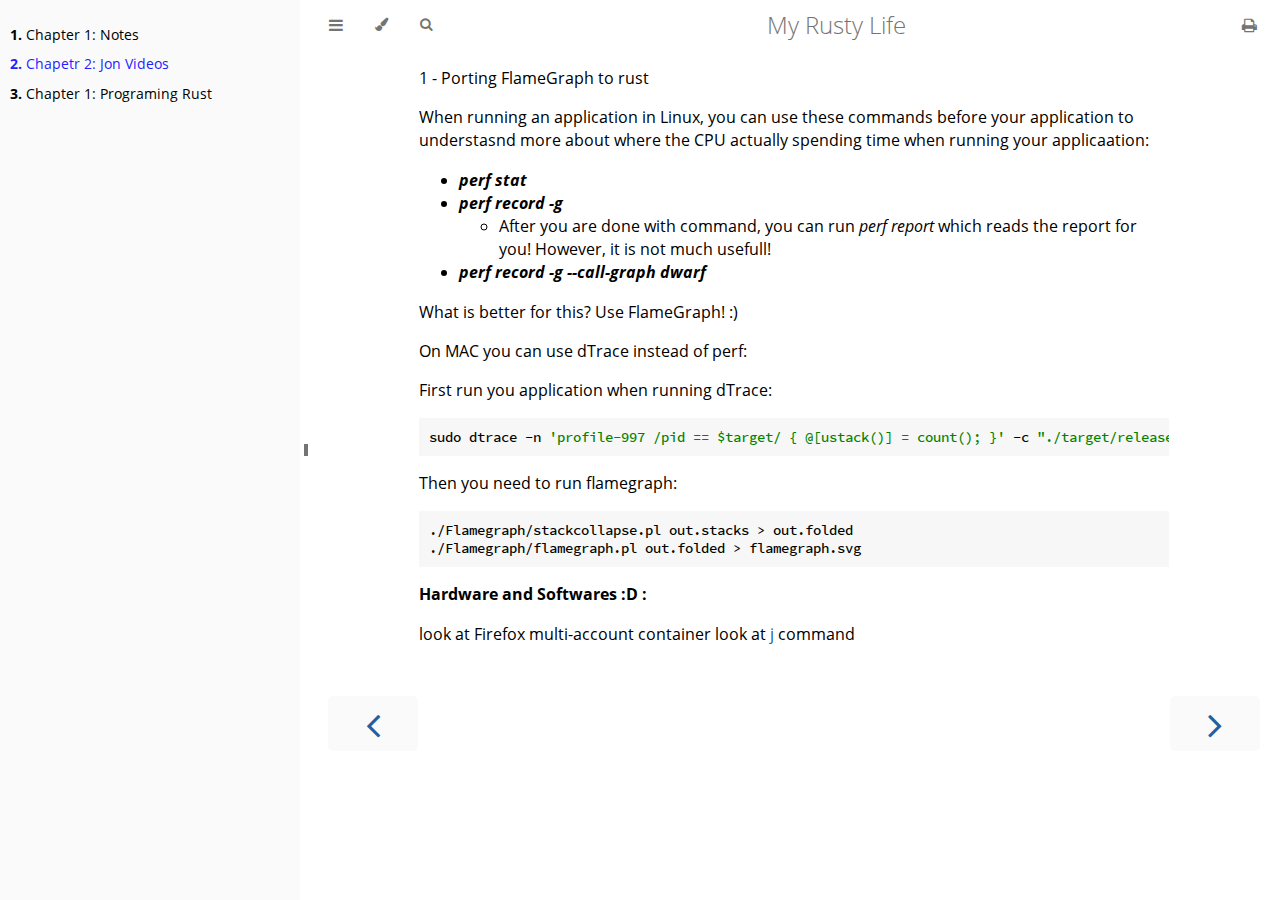
<file: 2_Jon_Video.html>
<!DOCTYPE HTML>
<html lang="en" class="light sidebar-visible" dir="ltr">
    <head>
        <!-- Book generated using mdBook -->
        <meta charset="UTF-8">
        <title>Chapetr 2: Jon Videos - My Rusty Life</title>


        <!-- Custom HTML head -->

        <meta name="description" content="">
        <meta name="viewport" content="width=device-width, initial-scale=1">
        <meta name="theme-color" content="#ffffff">

        <link rel="icon" href="favicon.svg">
        <link rel="shortcut icon" href="favicon.png">
        <link rel="stylesheet" href="css/variables.css">
        <link rel="stylesheet" href="css/general.css">
        <link rel="stylesheet" href="css/chrome.css">
        <link rel="stylesheet" href="css/print.css" media="print">

        <!-- Fonts -->
        <link rel="stylesheet" href="FontAwesome/css/font-awesome.css">
        <link rel="stylesheet" href="fonts/fonts.css">

        <!-- Highlight.js Stylesheets -->
        <link rel="stylesheet" id="highlight-css" href="highlight.css">
        <link rel="stylesheet" id="tomorrow-night-css" href="tomorrow-night.css">
        <link rel="stylesheet" id="ayu-highlight-css" href="ayu-highlight.css">

        <!-- Custom theme stylesheets -->


        <!-- Provide site root and default themes to javascript -->
        <script>
            const path_to_root = "";
            const default_light_theme = "light";
            const default_dark_theme = "navy";
        </script>
        <!-- Start loading toc.js asap -->
        <script src="toc.js"></script>
    </head>
    <body>
    <div id="body-container">
        <!-- Work around some values being stored in localStorage wrapped in quotes -->
        <script>
            try {
                let theme = localStorage.getItem('mdbook-theme');
                let sidebar = localStorage.getItem('mdbook-sidebar');

                if (theme.startsWith('"') && theme.endsWith('"')) {
                    localStorage.setItem('mdbook-theme', theme.slice(1, theme.length - 1));
                }

                if (sidebar.startsWith('"') && sidebar.endsWith('"')) {
                    localStorage.setItem('mdbook-sidebar', sidebar.slice(1, sidebar.length - 1));
                }
            } catch (e) { }
        </script>

        <!-- Set the theme before any content is loaded, prevents flash -->
        <script>
            const default_theme = window.matchMedia("(prefers-color-scheme: dark)").matches ? default_dark_theme : default_light_theme;
            let theme;
            try { theme = localStorage.getItem('mdbook-theme'); } catch(e) { }
            if (theme === null || theme === undefined) { theme = default_theme; }
            const html = document.documentElement;
            html.classList.remove('light')
            html.classList.add(theme);
            html.classList.add("js");
        </script>

        <input type="checkbox" id="sidebar-toggle-anchor" class="hidden">

        <!-- Hide / unhide sidebar before it is displayed -->
        <script>
            let sidebar = null;
            const sidebar_toggle = document.getElementById("sidebar-toggle-anchor");
            if (document.body.clientWidth >= 1080) {
                try { sidebar = localStorage.getItem('mdbook-sidebar'); } catch(e) { }
                sidebar = sidebar || 'visible';
            } else {
                sidebar = 'hidden';
            }
            sidebar_toggle.checked = sidebar === 'visible';
            html.classList.remove('sidebar-visible');
            html.classList.add("sidebar-" + sidebar);
        </script>

        <nav id="sidebar" class="sidebar" aria-label="Table of contents">
            <!-- populated by js -->
            <mdbook-sidebar-scrollbox class="sidebar-scrollbox"></mdbook-sidebar-scrollbox>
            <noscript>
                <iframe class="sidebar-iframe-outer" src="toc.html"></iframe>
            </noscript>
            <div id="sidebar-resize-handle" class="sidebar-resize-handle">
                <div class="sidebar-resize-indicator"></div>
            </div>
        </nav>

        <div id="page-wrapper" class="page-wrapper">

            <div class="page">
                <div id="menu-bar-hover-placeholder"></div>
                <div id="menu-bar" class="menu-bar sticky">
                    <div class="left-buttons">
                        <label id="sidebar-toggle" class="icon-button" for="sidebar-toggle-anchor" title="Toggle Table of Contents" aria-label="Toggle Table of Contents" aria-controls="sidebar">
                            <i class="fa fa-bars"></i>
                        </label>
                        <button id="theme-toggle" class="icon-button" type="button" title="Change theme" aria-label="Change theme" aria-haspopup="true" aria-expanded="false" aria-controls="theme-list">
                            <i class="fa fa-paint-brush"></i>
                        </button>
                        <ul id="theme-list" class="theme-popup" aria-label="Themes" role="menu">
                            <li role="none"><button role="menuitem" class="theme" id="default_theme">Auto</button></li>
                            <li role="none"><button role="menuitem" class="theme" id="light">Light</button></li>
                            <li role="none"><button role="menuitem" class="theme" id="rust">Rust</button></li>
                            <li role="none"><button role="menuitem" class="theme" id="coal">Coal</button></li>
                            <li role="none"><button role="menuitem" class="theme" id="navy">Navy</button></li>
                            <li role="none"><button role="menuitem" class="theme" id="ayu">Ayu</button></li>
                        </ul>
                        <button id="search-toggle" class="icon-button" type="button" title="Search. (Shortkey: s)" aria-label="Toggle Searchbar" aria-expanded="false" aria-keyshortcuts="S" aria-controls="searchbar">
                            <i class="fa fa-search"></i>
                        </button>
                    </div>

                    <h1 class="menu-title">My Rusty Life</h1>

                    <div class="right-buttons">
                        <a href="print.html" title="Print this book" aria-label="Print this book">
                            <i id="print-button" class="fa fa-print"></i>
                        </a>

                    </div>
                </div>

                <div id="search-wrapper" class="hidden">
                    <form id="searchbar-outer" class="searchbar-outer">
                        <input type="search" id="searchbar" name="searchbar" placeholder="Search this book ..." aria-controls="searchresults-outer" aria-describedby="searchresults-header">
                    </form>
                    <div id="searchresults-outer" class="searchresults-outer hidden">
                        <div id="searchresults-header" class="searchresults-header"></div>
                        <ul id="searchresults">
                        </ul>
                    </div>
                </div>

                <!-- Apply ARIA attributes after the sidebar and the sidebar toggle button are added to the DOM -->
                <script>
                    document.getElementById('sidebar-toggle').setAttribute('aria-expanded', sidebar === 'visible');
                    document.getElementById('sidebar').setAttribute('aria-hidden', sidebar !== 'visible');
                    Array.from(document.querySelectorAll('#sidebar a')).forEach(function(link) {
                        link.setAttribute('tabIndex', sidebar === 'visible' ? 0 : -1);
                    });
                </script>

                <div id="content" class="content">
                    <main>
                        <p>1 - Porting FlameGraph to rust</p>
<p>When running an application in Linux, you can use these commands before your application to understasnd more about where the CPU actually spending time when running your applicaation:</p>
<ul>
<li><em><strong>perf stat</strong></em></li>
<li><em><strong>perf record -g</strong></em>
<ul>
<li>After you are done with command, you can run <em>perf report</em> which reads the report for you! However, it is not much usefull!</li>
</ul>
</li>
<li><em><strong>perf record -g --call-graph dwarf</strong></em></li>
</ul>
<p>What is better for this?
Use FlameGraph! :)</p>
<p>On MAC you can use dTrace instead of perf:</p>
<p>First run you application when running dTrace:</p>
<pre><code class="language-bash">sudo dtrace -n 'profile-997 /pid == $target/ { @[ustack()] = count(); }' -c "./target/release/your_app" -o out.stacks
</code></pre>
<p>Then you need to run flamegraph:</p>
<pre><code class="language-bash">./Flamegraph/stackcollapse.pl out.stacks &gt; out.folded
./Flamegraph/flamegraph.pl out.folded &gt; flamegraph.svg
</code></pre>
<p><strong>Hardware and Softwares :D :</strong></p>
<p>look at Firefox multi-account container
look at <a href="https://github.com/wting/autojump">j</a> command</p>

                    </main>

                    <nav class="nav-wrapper" aria-label="Page navigation">
                        <!-- Mobile navigation buttons -->
                            <a rel="prev" href="0_Notes.html" class="mobile-nav-chapters previous" title="Previous chapter" aria-label="Previous chapter" aria-keyshortcuts="Left">
                                <i class="fa fa-angle-left"></i>
                            </a>

                            <a rel="next prefetch" href="1_Programming_Rust.html" class="mobile-nav-chapters next" title="Next chapter" aria-label="Next chapter" aria-keyshortcuts="Right">
                                <i class="fa fa-angle-right"></i>
                            </a>

                        <div style="clear: both"></div>
                    </nav>
                </div>
            </div>

            <nav class="nav-wide-wrapper" aria-label="Page navigation">
                    <a rel="prev" href="0_Notes.html" class="nav-chapters previous" title="Previous chapter" aria-label="Previous chapter" aria-keyshortcuts="Left">
                        <i class="fa fa-angle-left"></i>
                    </a>

                    <a rel="next prefetch" href="1_Programming_Rust.html" class="nav-chapters next" title="Next chapter" aria-label="Next chapter" aria-keyshortcuts="Right">
                        <i class="fa fa-angle-right"></i>
                    </a>
            </nav>

        </div>




        <script>
            window.playground_copyable = true;
        </script>


        <script src="elasticlunr.min.js"></script>
        <script src="mark.min.js"></script>
        <script src="searcher.js"></script>

        <script src="clipboard.min.js"></script>
        <script src="highlight.js"></script>
        <script src="book.js"></script>

        <!-- Custom JS scripts -->


    </div>
    </body>
</html>
</file>
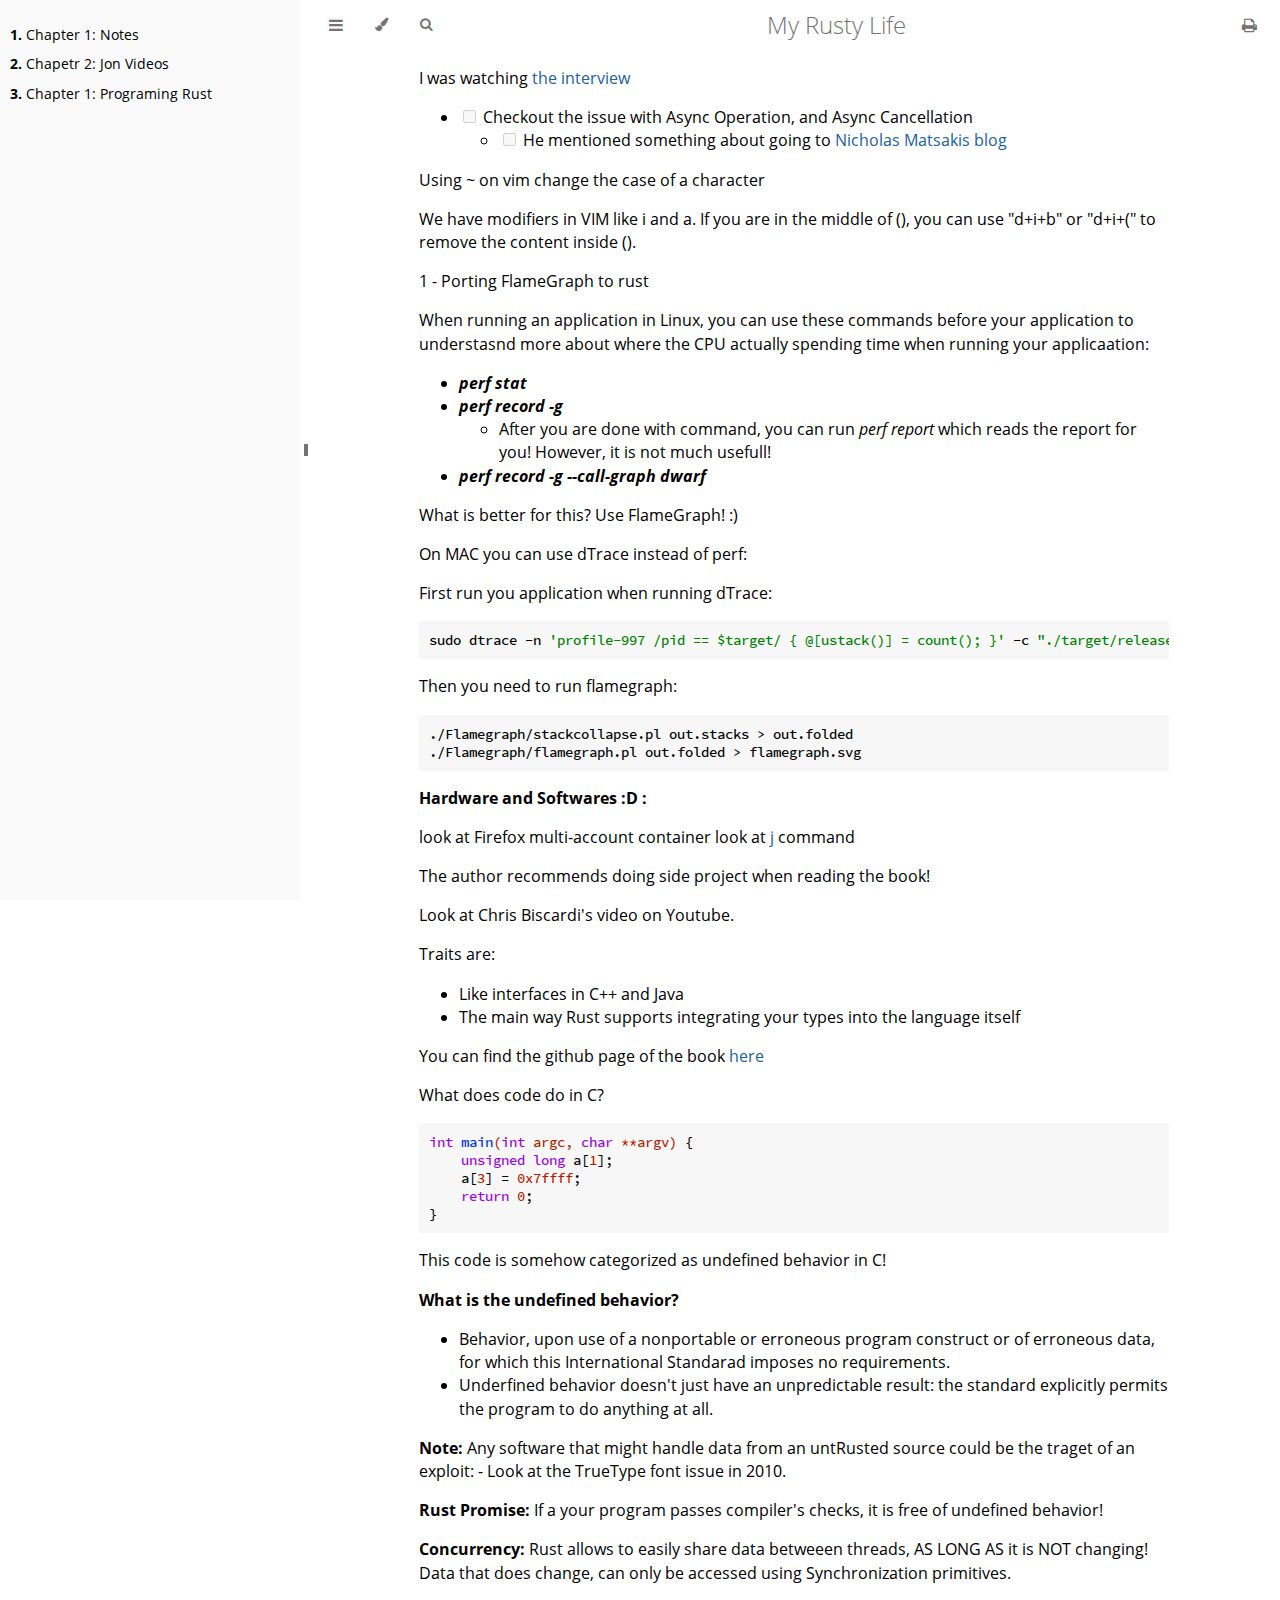
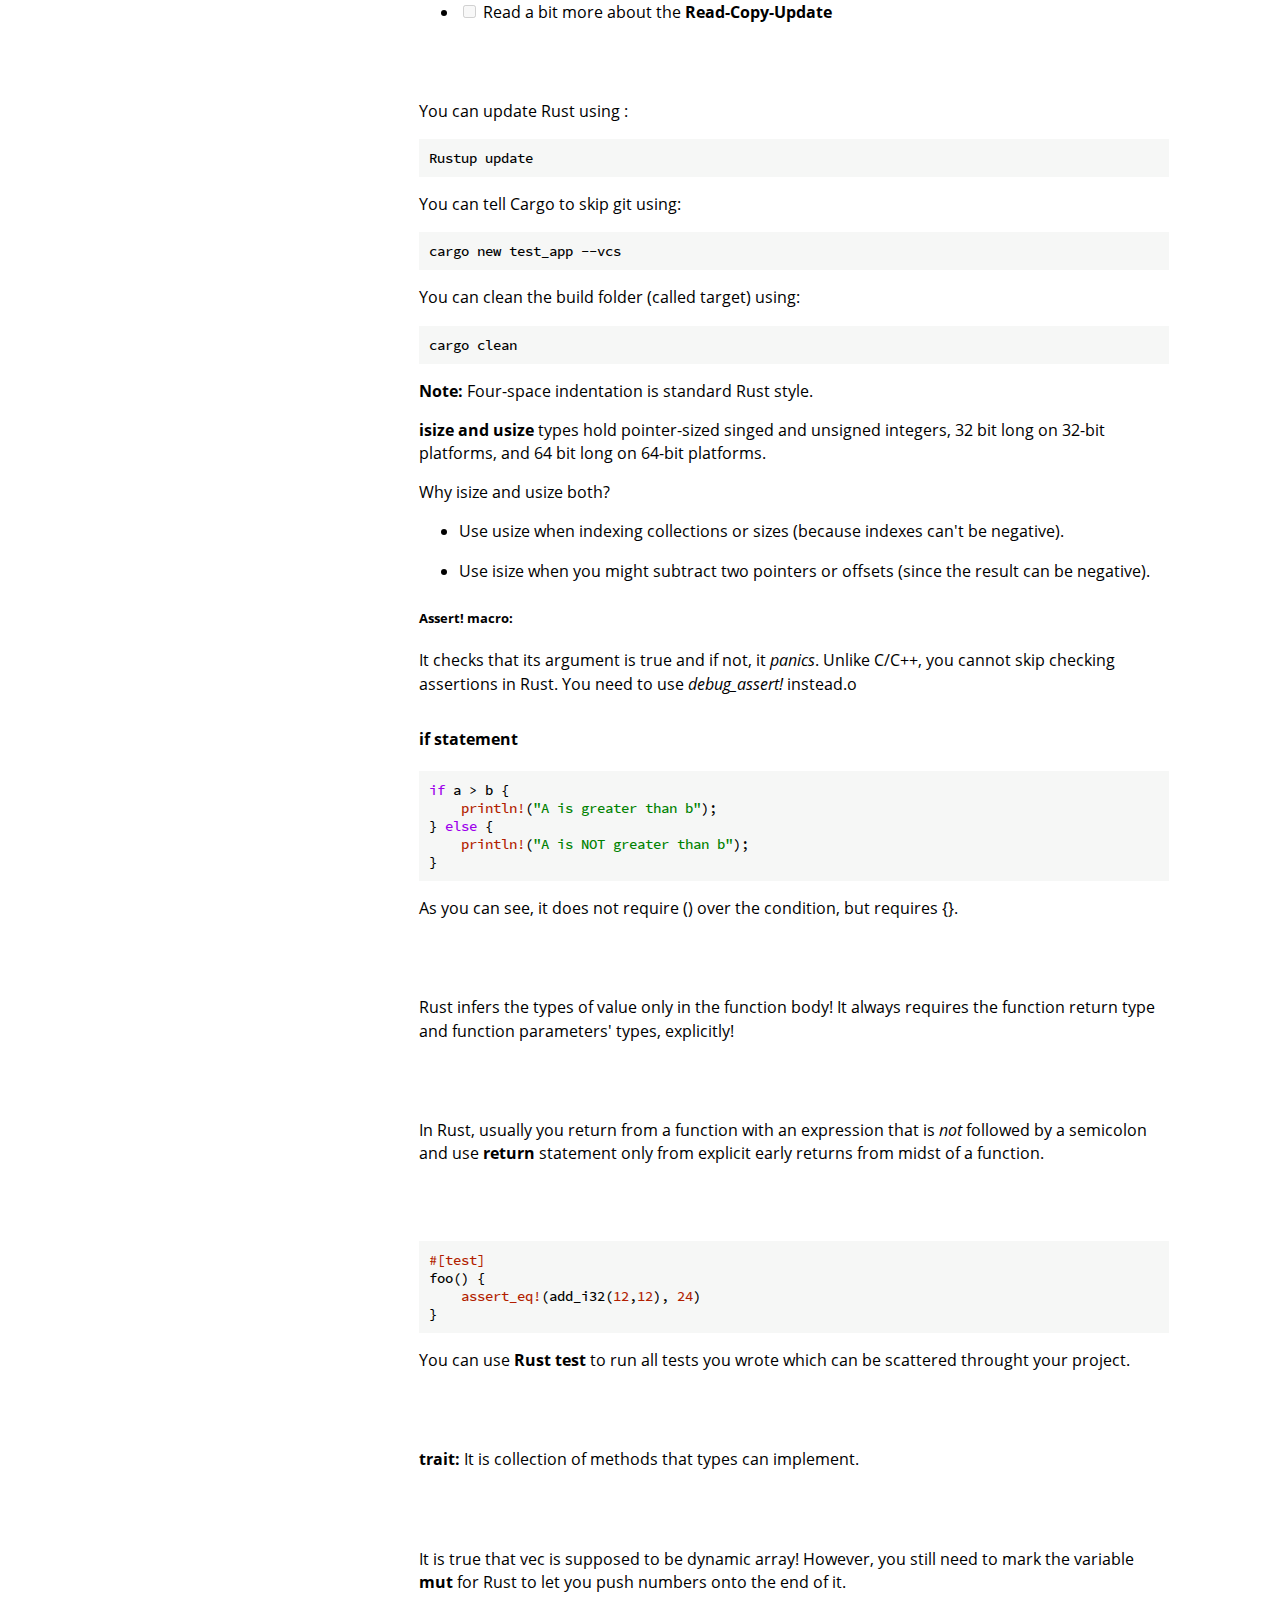
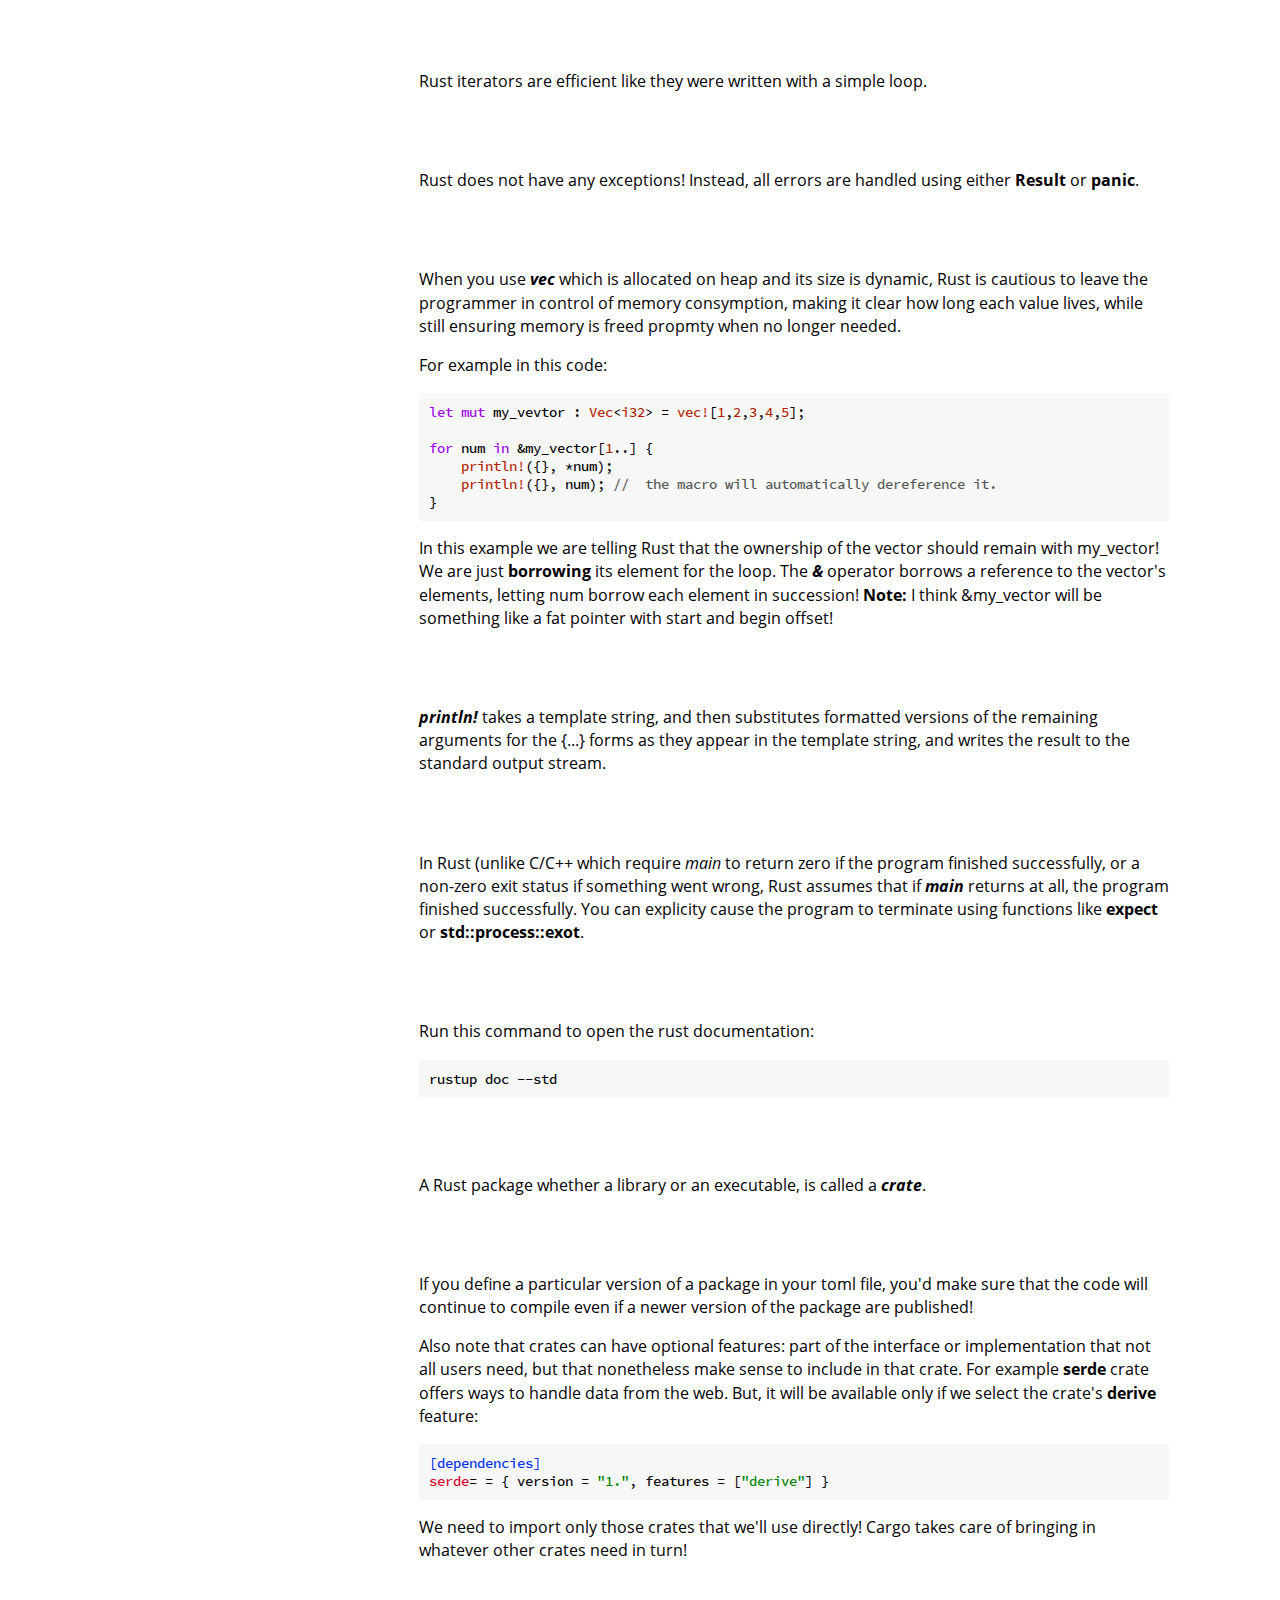
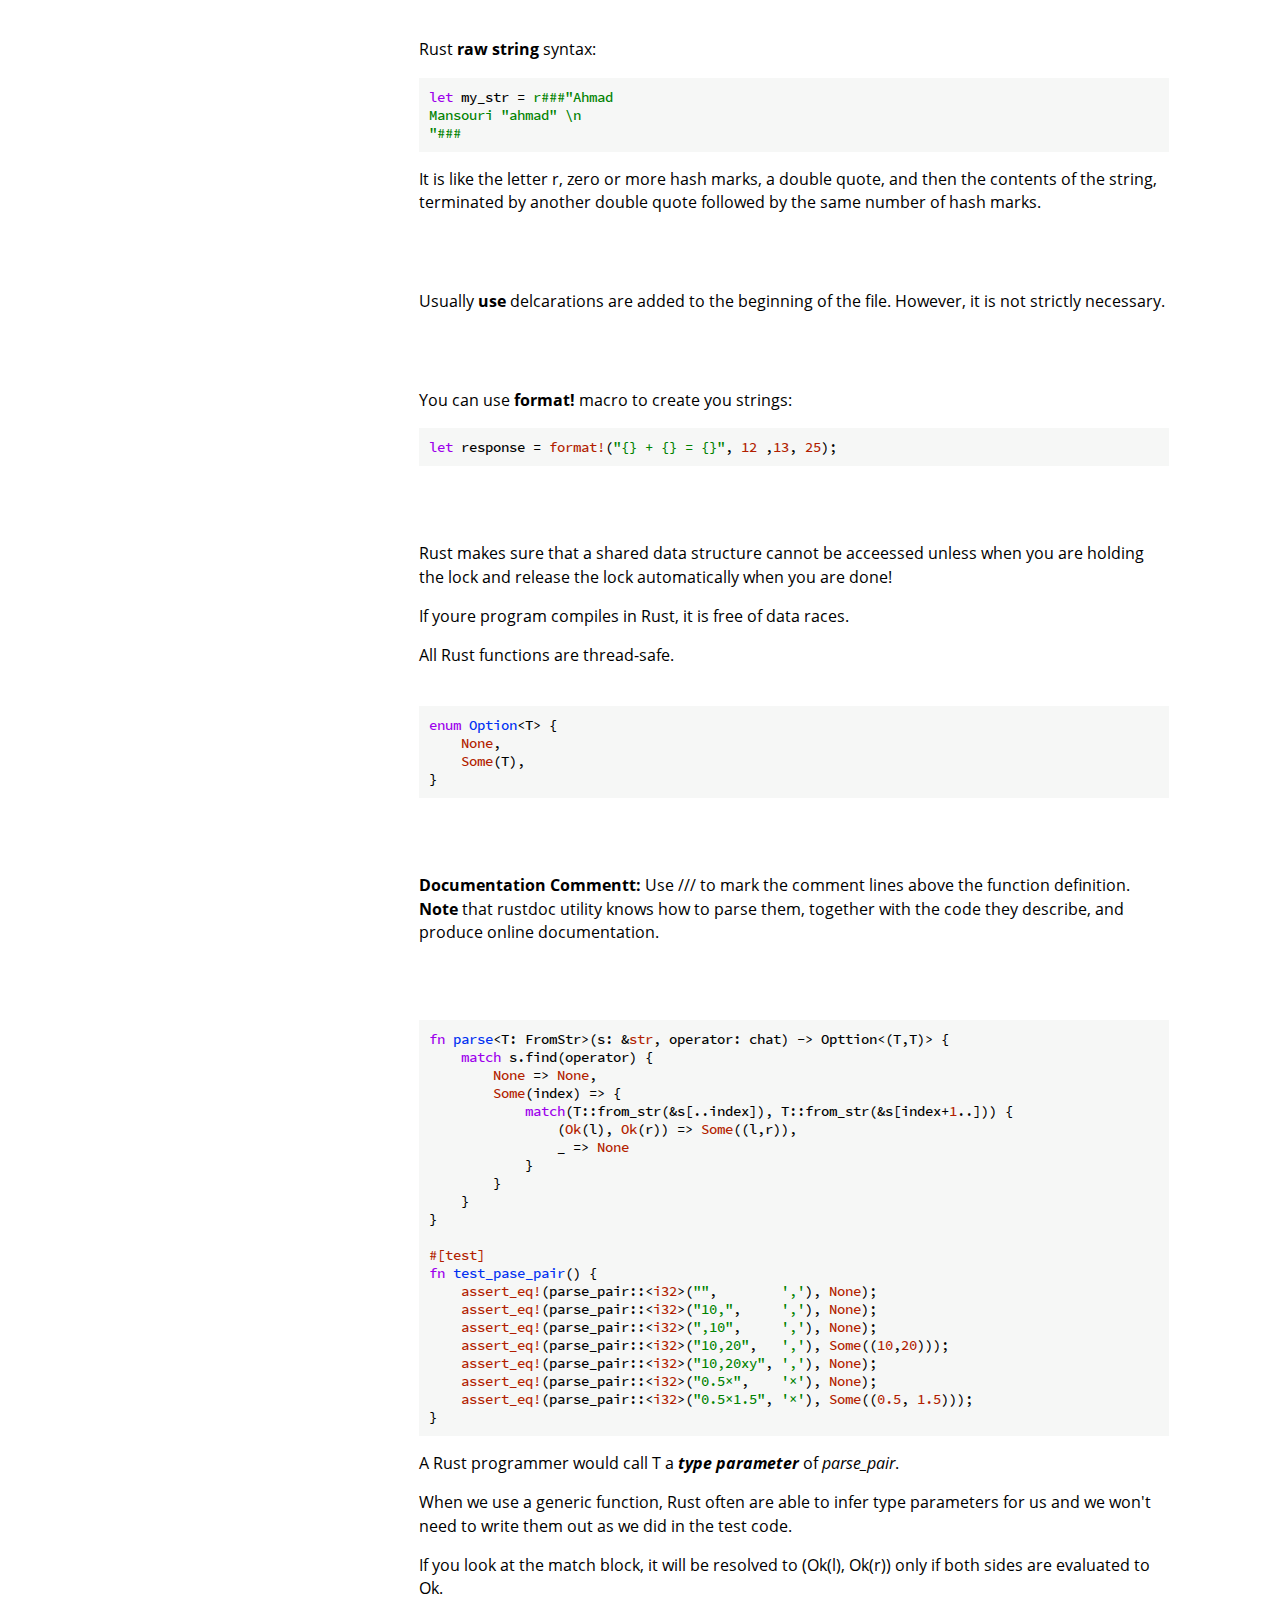
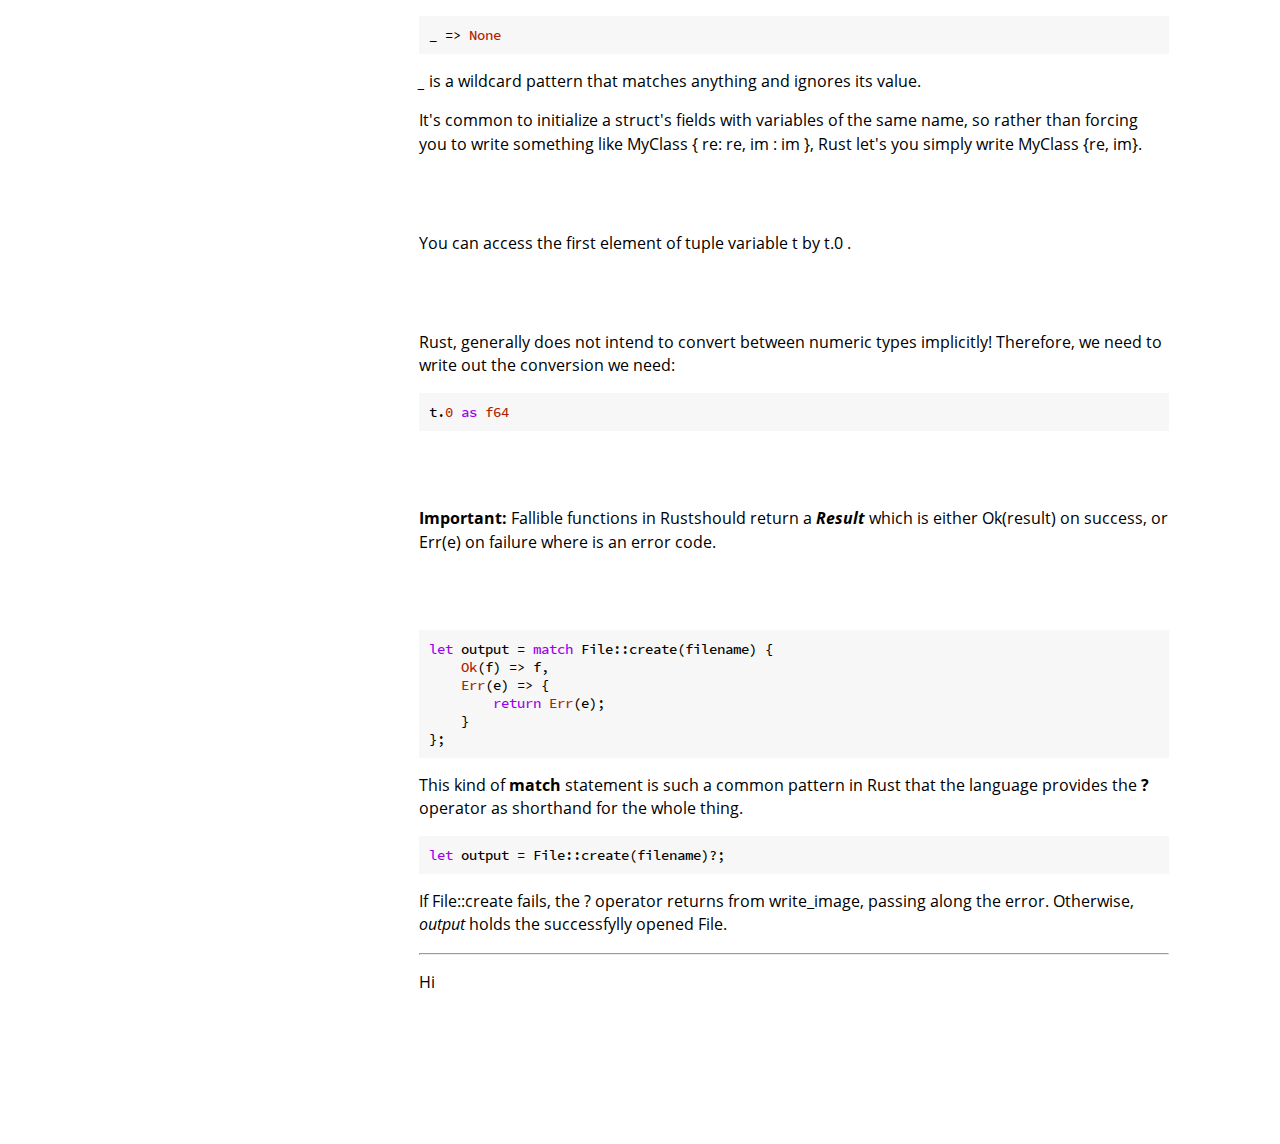
<file: print.html>
<!DOCTYPE HTML>
<html lang="en" class="light sidebar-visible" dir="ltr">
    <head>
        <!-- Book generated using mdBook -->
        <meta charset="UTF-8">
        <title>My Rusty Life</title>
        <meta name="robots" content="noindex">


        <!-- Custom HTML head -->

        <meta name="description" content="">
        <meta name="viewport" content="width=device-width, initial-scale=1">
        <meta name="theme-color" content="#ffffff">

        <link rel="icon" href="favicon.svg">
        <link rel="shortcut icon" href="favicon.png">
        <link rel="stylesheet" href="css/variables.css">
        <link rel="stylesheet" href="css/general.css">
        <link rel="stylesheet" href="css/chrome.css">
        <link rel="stylesheet" href="css/print.css" media="print">

        <!-- Fonts -->
        <link rel="stylesheet" href="FontAwesome/css/font-awesome.css">
        <link rel="stylesheet" href="fonts/fonts.css">

        <!-- Highlight.js Stylesheets -->
        <link rel="stylesheet" id="highlight-css" href="highlight.css">
        <link rel="stylesheet" id="tomorrow-night-css" href="tomorrow-night.css">
        <link rel="stylesheet" id="ayu-highlight-css" href="ayu-highlight.css">

        <!-- Custom theme stylesheets -->


        <!-- Provide site root and default themes to javascript -->
        <script>
            const path_to_root = "";
            const default_light_theme = "light";
            const default_dark_theme = "navy";
        </script>
        <!-- Start loading toc.js asap -->
        <script src="toc.js"></script>
    </head>
    <body>
    <div id="body-container">
        <!-- Work around some values being stored in localStorage wrapped in quotes -->
        <script>
            try {
                let theme = localStorage.getItem('mdbook-theme');
                let sidebar = localStorage.getItem('mdbook-sidebar');

                if (theme.startsWith('"') && theme.endsWith('"')) {
                    localStorage.setItem('mdbook-theme', theme.slice(1, theme.length - 1));
                }

                if (sidebar.startsWith('"') && sidebar.endsWith('"')) {
                    localStorage.setItem('mdbook-sidebar', sidebar.slice(1, sidebar.length - 1));
                }
            } catch (e) { }
        </script>

        <!-- Set the theme before any content is loaded, prevents flash -->
        <script>
            const default_theme = window.matchMedia("(prefers-color-scheme: dark)").matches ? default_dark_theme : default_light_theme;
            let theme;
            try { theme = localStorage.getItem('mdbook-theme'); } catch(e) { }
            if (theme === null || theme === undefined) { theme = default_theme; }
            const html = document.documentElement;
            html.classList.remove('light')
            html.classList.add(theme);
            html.classList.add("js");
        </script>

        <input type="checkbox" id="sidebar-toggle-anchor" class="hidden">

        <!-- Hide / unhide sidebar before it is displayed -->
        <script>
            let sidebar = null;
            const sidebar_toggle = document.getElementById("sidebar-toggle-anchor");
            if (document.body.clientWidth >= 1080) {
                try { sidebar = localStorage.getItem('mdbook-sidebar'); } catch(e) { }
                sidebar = sidebar || 'visible';
            } else {
                sidebar = 'hidden';
            }
            sidebar_toggle.checked = sidebar === 'visible';
            html.classList.remove('sidebar-visible');
            html.classList.add("sidebar-" + sidebar);
        </script>

        <nav id="sidebar" class="sidebar" aria-label="Table of contents">
            <!-- populated by js -->
            <mdbook-sidebar-scrollbox class="sidebar-scrollbox"></mdbook-sidebar-scrollbox>
            <noscript>
                <iframe class="sidebar-iframe-outer" src="toc.html"></iframe>
            </noscript>
            <div id="sidebar-resize-handle" class="sidebar-resize-handle">
                <div class="sidebar-resize-indicator"></div>
            </div>
        </nav>

        <div id="page-wrapper" class="page-wrapper">

            <div class="page">
                <div id="menu-bar-hover-placeholder"></div>
                <div id="menu-bar" class="menu-bar sticky">
                    <div class="left-buttons">
                        <label id="sidebar-toggle" class="icon-button" for="sidebar-toggle-anchor" title="Toggle Table of Contents" aria-label="Toggle Table of Contents" aria-controls="sidebar">
                            <i class="fa fa-bars"></i>
                        </label>
                        <button id="theme-toggle" class="icon-button" type="button" title="Change theme" aria-label="Change theme" aria-haspopup="true" aria-expanded="false" aria-controls="theme-list">
                            <i class="fa fa-paint-brush"></i>
                        </button>
                        <ul id="theme-list" class="theme-popup" aria-label="Themes" role="menu">
                            <li role="none"><button role="menuitem" class="theme" id="default_theme">Auto</button></li>
                            <li role="none"><button role="menuitem" class="theme" id="light">Light</button></li>
                            <li role="none"><button role="menuitem" class="theme" id="rust">Rust</button></li>
                            <li role="none"><button role="menuitem" class="theme" id="coal">Coal</button></li>
                            <li role="none"><button role="menuitem" class="theme" id="navy">Navy</button></li>
                            <li role="none"><button role="menuitem" class="theme" id="ayu">Ayu</button></li>
                        </ul>
                        <button id="search-toggle" class="icon-button" type="button" title="Search. (Shortkey: s)" aria-label="Toggle Searchbar" aria-expanded="false" aria-keyshortcuts="S" aria-controls="searchbar">
                            <i class="fa fa-search"></i>
                        </button>
                    </div>

                    <h1 class="menu-title">My Rusty Life</h1>

                    <div class="right-buttons">
                        <a href="print.html" title="Print this book" aria-label="Print this book">
                            <i id="print-button" class="fa fa-print"></i>
                        </a>

                    </div>
                </div>

                <div id="search-wrapper" class="hidden">
                    <form id="searchbar-outer" class="searchbar-outer">
                        <input type="search" id="searchbar" name="searchbar" placeholder="Search this book ..." aria-controls="searchresults-outer" aria-describedby="searchresults-header">
                    </form>
                    <div id="searchresults-outer" class="searchresults-outer hidden">
                        <div id="searchresults-header" class="searchresults-header"></div>
                        <ul id="searchresults">
                        </ul>
                    </div>
                </div>

                <!-- Apply ARIA attributes after the sidebar and the sidebar toggle button are added to the DOM -->
                <script>
                    document.getElementById('sidebar-toggle').setAttribute('aria-expanded', sidebar === 'visible');
                    document.getElementById('sidebar').setAttribute('aria-hidden', sidebar !== 'visible');
                    Array.from(document.querySelectorAll('#sidebar a')).forEach(function(link) {
                        link.setAttribute('tabIndex', sidebar === 'visible' ? 0 : -1);
                    });
                </script>

                <div id="content" class="content">
                    <main>
                        <p>I was watching <a href="https://www.youtube.com/watch?v=xO2xyBfhKDY&amp;list=PLqbS7AVVErFgh0GugQZcW8sSSTuyZ7K87">the interview</a></p>
<ul>
<li><input disabled="" type="checkbox"/>
Checkout the issue with Async Operation, and Async Cancellation
<ul>
<li><input disabled="" type="checkbox"/>
He mentioned something about going to <a href="https://smallcultfollowing.com/babysteps">Nicholas Matsakis blog</a></li>
</ul>
</li>
</ul>
<p>Using ~ on vim change the case of a character</p>
<p>We have modifiers in VIM like i and a. If you are in the middle of (), you can use "d+i+b" or "d+i+(" to remove the content inside ().</p>
<div style="break-before: page; page-break-before: always;"></div><p>1 - Porting FlameGraph to rust</p>
<p>When running an application in Linux, you can use these commands before your application to understasnd more about where the CPU actually spending time when running your applicaation:</p>
<ul>
<li><em><strong>perf stat</strong></em></li>
<li><em><strong>perf record -g</strong></em>
<ul>
<li>After you are done with command, you can run <em>perf report</em> which reads the report for you! However, it is not much usefull!</li>
</ul>
</li>
<li><em><strong>perf record -g --call-graph dwarf</strong></em></li>
</ul>
<p>What is better for this?
Use FlameGraph! :)</p>
<p>On MAC you can use dTrace instead of perf:</p>
<p>First run you application when running dTrace:</p>
<pre><code class="language-bash">sudo dtrace -n 'profile-997 /pid == $target/ { @[ustack()] = count(); }' -c "./target/release/your_app" -o out.stacks
</code></pre>
<p>Then you need to run flamegraph:</p>
<pre><code class="language-bash">./Flamegraph/stackcollapse.pl out.stacks &gt; out.folded
./Flamegraph/flamegraph.pl out.folded &gt; flamegraph.svg
</code></pre>
<p><strong>Hardware and Softwares :D :</strong></p>
<p>look at Firefox multi-account container
look at <a href="https://github.com/wting/autojump">j</a> command</p>
<div style="break-before: page; page-break-before: always;"></div><p>The author recommends doing side project when reading the book!</p>
<p>Look at Chris Biscardi's video on Youtube.</p>
<p>Traits are:</p>
<ul>
<li>Like interfaces in C++ and Java</li>
<li>The main way Rust supports integrating your types into the language itself</li>
</ul>
<p>You can find the github page of the book <a href="https://github.com/ProgrammingRust">here</a></p>
<p>What does code do in C?</p>
<pre><code class="language-C">int main(int argc, char **argv) {
    unsigned long a[1];
    a[3] = 0x7ffff;
    return 0;
}
</code></pre>
<p>This code is somehow categorized as undefined behavior in C!</p>
<p><strong>What is the undefined behavior?</strong></p>
<ul>
<li>Behavior, upon use of a nonportable or erroneous program construct or of erroneous data, for which this International Standarad imposes no requirements.</li>
<li>Underfined behavior doesn't just have an unpredictable result: the standard explicitly permits the program to do anything at all.</li>
</ul>
<p><strong>Note:</strong> Any software that might handle data from an untRusted source could be the traget of an exploit:
- Look at the TrueType font issue in 2010.</p>
<p><strong>Rust Promise:</strong> If a your program passes compiler's checks, it is free of undefined behavior!</p>
<p><strong>Concurrency:</strong> Rust allows to easily share data betweeen threads, AS LONG AS it is NOT changing! Data that does change, can only be accessed using Synchronization primitives.</p>
<ul>
<li><input disabled="" type="checkbox"/>
Read a bit more about the <strong>Read-Copy-Update</strong></li>
</ul>
<br>
<br>
<p>You can update Rust using :</p>
<pre><code class="language-bash">Rustup update
</code></pre>
<p>You can tell Cargo to skip git using:</p>
<pre><code class="language-bash">cargo new test_app --vcs
</code></pre>
<p>You can clean the build folder (called target) using:</p>
<pre><code class="language-bash">cargo clean
</code></pre>
<p><strong>Note:</strong> Four-space indentation is standard Rust style.</p>
<p><strong>isize and usize</strong> types hold pointer-sized singed and unsigned integers, 32 bit long on 32-bit platforms, and 64 bit long on 64-bit platforms.</p>
<p>Why isize and usize both?</p>
<ul>
<li>
<p>Use usize when indexing collections or sizes (because indexes can't be negative).</p>
</li>
<li>
<p>Use isize when you might subtract two pointers or offsets (since the result can be negative).</p>
</li>
</ul>
<h5 id="assert-macro"><a class="header" href="#assert-macro">Assert! macro:</a></h5>
<p>It checks that its argument is true and if not, it <em>panics</em>. Unlike C/C++, you cannot skip checking assertions in Rust. You need to use <em>debug_assert!</em> instead.o</p>
<h4 id="if-statement"><a class="header" href="#if-statement">if statement</a></h4>
<pre><code class="language-Rust">if a &gt; b {
    println!("A is greater than b");
} else {
    println!("A is NOT greater than b");
}
</code></pre>
<p>As you can see, it does not require () over the condition, but requires {}.<D-s></p>
<br>
<br>
<p>Rust infers the types of value only in the function body! It always requires the function return type and function parameters' types, explicitly!</p>
<br>
<br>
<p>In Rust, usually you return from a function with an expression that is <em>not</em> followed by a semicolon and use <strong>return</strong> statement only from explicit early returns from midst of a function.</p>
<br>
<br>
<pre><code class="language-Rust">#[test]
foo() {
    assert_eq!(add_i32(12,12), 24)
}
</code></pre>
<p>You can use <strong>Rust test</strong> to run all tests you wrote which can be scattered throught your project.</p>
<br>
<br>
<p><strong>trait:</strong> It is collection of methods that types can implement.</p>
<br>
<br> 
<p>It is true that vec<i32> is supposed to be dynamic array! However, you still need to mark the variable <strong>mut</strong> for Rust to let you push numbers onto the end of it.</p>
<br>
<br>
<p>Rust iterators are efficient like they were written with a simple loop.</p>
<br>
<br>
<p>Rust does not have any exceptions! Instead, all errors are handled using either <strong>Result</strong> or <strong>panic</strong>.</p>
<br>
<br>
<p>When you use <em><strong>vec</strong></em> which is allocated on heap and its size is dynamic, Rust is cautious to leave the programmer in control of memory consymption, making it clear how long each value lives, while still ensuring memory is freed propmty when no longer needed.</p>
<p>For example in this code:</p>
<pre><code class="language-Rust">let mut my_vevtor : Vec&lt;i32&gt; = vec![1,2,3,4,5];

for num in &amp;my_vector[1..] {
    println!({}, *num);
    println!({}, num); //  the macro will automatically dereference it.
}
</code></pre>
<p>In this example we are telling Rust that the ownership of the vector should remain with my_vector! We are just <strong>borrowing</strong> its element for the loop. The <em><strong>&amp;</strong></em> operator borrows a reference to the vector's elements, letting num borrow each element in succession! <strong>Note:</strong> I think &amp;my_vector will be something like a fat pointer with start and begin offset!</p>
<br>
<br>
<p><em><strong>println!</strong></em> takes a template string, and then substitutes formatted versions of the remaining arguments for the {...} forms as they appear in the template string, and writes the result to the standard output stream.</p>
<br>
<br>
<p>In Rust (unlike C/C++ which require <em>main</em> to return zero if the program finished successfully, or a non-zero exit status if something went wrong, Rust assumes that if <em><strong>main</strong></em> returns at all, the program finished successfully. You can explicity cause the program to terminate using functions like <strong>expect</strong> or <strong>std::process::exot</strong>.</p>
<br>
<br>
<p>Run this command to open the rust documentation:</p>
<pre><code class="language-bash">rustup doc --std
</code></pre>
<br>
<br>
<p>A Rust package whether a library or an executable, is called a <em><strong>crate</strong></em>.</p>
<br>
<br>
<p>If you define a particular version of a package in your toml file, you'd make sure that the code will continue to compile even if a newer version of the package are published!</p>
<p>Also note that crates can have optional features: part of the interface or implementation that not all users need, but that nonetheless make sense to include in that crate. For example <strong>serde</strong> crate offers ways to handle data from the web. But, it will be available only if we select the crate's <strong>derive</strong> feature:</p>
<pre><code class="language-toml">[dependencies]
serde= = { version = "1.", features = ["derive"] }
</code></pre>
<p>We need to import only those crates that we'll use directly! Cargo takes care of bringing in whatever other crates need in turn!</p>
<br>
<br>
<p>Rust <strong>raw string</strong> syntax:</p>
<pre><pre class="playground"><code class="language-rust"><span class="boring">#![allow(unused)]
</span><span class="boring">fn main() {
</span>let my_str = r###"Ahmad
Mansouri "ahmad" \n
"###
<span class="boring">}</span></code></pre></pre>
<p>It is like the letter r, zero or more hash marks, a double quote, and then the contents of the string, terminated by another double quote followed by the same number of hash marks.</p>
<br>
<br>
<p>Usually <strong>use</strong> delcarations are added to the beginning of the file. However, it is not strictly necessary.</p>
<br>
<br>
<p>You can use <strong>format!</strong> macro to create you strings:</p>
<pre><pre class="playground"><code class="language-rust"><span class="boring">#![allow(unused)]
</span><span class="boring">fn main() {
</span>let response = format!("{} + {} = {}", 12 ,13, 25);
<span class="boring">}</span></code></pre></pre>
<br>
<br>
<p>Rust makes sure that a shared data structure cannot be acceessed unless when you are holding the lock and release the lock automatically when you are done!</p>
<p>If youre program compiles in Rust, it is free of data races.</p>
<p>All Rust functions are thread-safe.
<br>
<br></p>
<pre><pre class="playground"><code class="language-rust"><span class="boring">#![allow(unused)]
</span><span class="boring">fn main() {
</span>enum Option&lt;T&gt; {
    None,
    Some(T),
}
<span class="boring">}</span></code></pre></pre>
<br>
<br>
<p><strong>Documentation Commentt:</strong> Use /// to mark the comment lines above the function definition. <strong>Note</strong> that rustdoc utility knows how to parse them, together with the code they describe, and produce online documentation.</p>
<br>
<br>
<pre><pre class="playground"><code class="language-rust"><span class="boring">#![allow(unused)]
</span><span class="boring">fn main() {
</span>fn parse&lt;T: FromStr&gt;(s: &amp;str, operator: chat) -&gt; Opttion&lt;(T,T)&gt; {
    match s.find(operator) {
        None =&gt; None,
        Some(index) =&gt; {
            match(T::from_str(&amp;s[..index]), T::from_str(&amp;s[index+1..])) {
                (Ok(l), Ok(r)) =&gt; Some((l,r)),
                _ =&gt; None
            }
        }
    }
}

#[test]
fn test_pase_pair() {
    assert_eq!(parse_pair::&lt;i32&gt;("",        ','), None);
    assert_eq!(parse_pair::&lt;i32&gt;("10,",     ','), None);
    assert_eq!(parse_pair::&lt;i32&gt;(",10",     ','), None);
    assert_eq!(parse_pair::&lt;i32&gt;("10,20",   ','), Some((10,20)));
    assert_eq!(parse_pair::&lt;i32&gt;("10,20xy", ','), None);
    assert_eq!(parse_pair::&lt;i32&gt;("0.5×",    '×'), None);
    assert_eq!(parse_pair::&lt;i32&gt;("0.5×1.5", '×'), Some((0.5, 1.5)));
}
<span class="boring">}</span></code></pre></pre>
<p>A Rust programmer would call T a <em><strong>type parameter</strong></em> of <em>parse_pair</em>.</p>
<p>When we use a generic function, Rust often are able to infer type parameters for us and we won't need to write them out as we did in the test code.</p>
<p>If you look at the match block, it will be resolved to (Ok(l), Ok(r)) only if both sides are evaluated to Ok.</p>
<pre><pre class="playground"><code class="language-rust"><span class="boring">#![allow(unused)]
</span><span class="boring">fn main() {
</span>_ =&gt; None
<span class="boring">}</span></code></pre></pre>
<p><em><strong>_</strong></em> is a wildcard pattern that matches anything and ignores its value.</p>
<p>It's common to initialize a struct's fields with variables of the same name, so rather than forcing you to write something like MyClass { re: re, im : im }, Rust let's you simply write MyClass {re, im}.</p>
<br>
<br>
<p>You can access the first element of tuple variable t by t.0 .</p>
<br>
<br>
<p>Rust, generally does not intend to convert between numeric types implicitly! Therefore, we need to write out the conversion we need:</p>
<pre><pre class="playground"><code class="language-rust"><span class="boring">#![allow(unused)]
</span><span class="boring">fn main() {
</span>t.0 as f64
<span class="boring">}</span></code></pre></pre>
<br>
<br>
<p><strong>Important:</strong> Fallible functions in Rustshould return a <em><strong>Result</strong></em> which is either Ok(result) on success, or Err(e) on failure where is an error code.</p>
<br>
<br>
<pre><pre class="playground"><code class="language-rust"><span class="boring">#![allow(unused)]
</span><span class="boring">fn main() {
</span>let output = match File::create(filename) {
    Ok(f) =&gt; f,
    Err(e) =&gt; {
        return Err(e);
    }
};
<span class="boring">}</span></code></pre></pre>
<p>This kind of <strong>match</strong> statement is such a common pattern in Rust that the language provides the <strong>?</strong> operator as shorthand for the whole thing.</p>
<pre><pre class="playground"><code class="language-rust"><span class="boring">#![allow(unused)]
</span><span class="boring">fn main() {
</span>let output = File::create(filename)?;
<span class="boring">}</span></code></pre></pre>
<p>If File::create fails, the ? operator returns from write_image, passing along the error. Otherwise, <em>output</em> holds the successfylly opened File.</p>
<hr />
<p>Hi</p>

                    </main>

                    <nav class="nav-wrapper" aria-label="Page navigation">
                        <!-- Mobile navigation buttons -->


                        <div style="clear: both"></div>
                    </nav>
                </div>
            </div>

            <nav class="nav-wide-wrapper" aria-label="Page navigation">

            </nav>

        </div>




        <script>
            window.playground_copyable = true;
        </script>


        <script src="elasticlunr.min.js"></script>
        <script src="mark.min.js"></script>
        <script src="searcher.js"></script>

        <script src="clipboard.min.js"></script>
        <script src="highlight.js"></script>
        <script src="book.js"></script>

        <!-- Custom JS scripts -->

        <script>
        window.addEventListener('load', function() {
            window.setTimeout(window.print, 100);
        });
        </script>

    </div>
    </body>
</html>
</file>
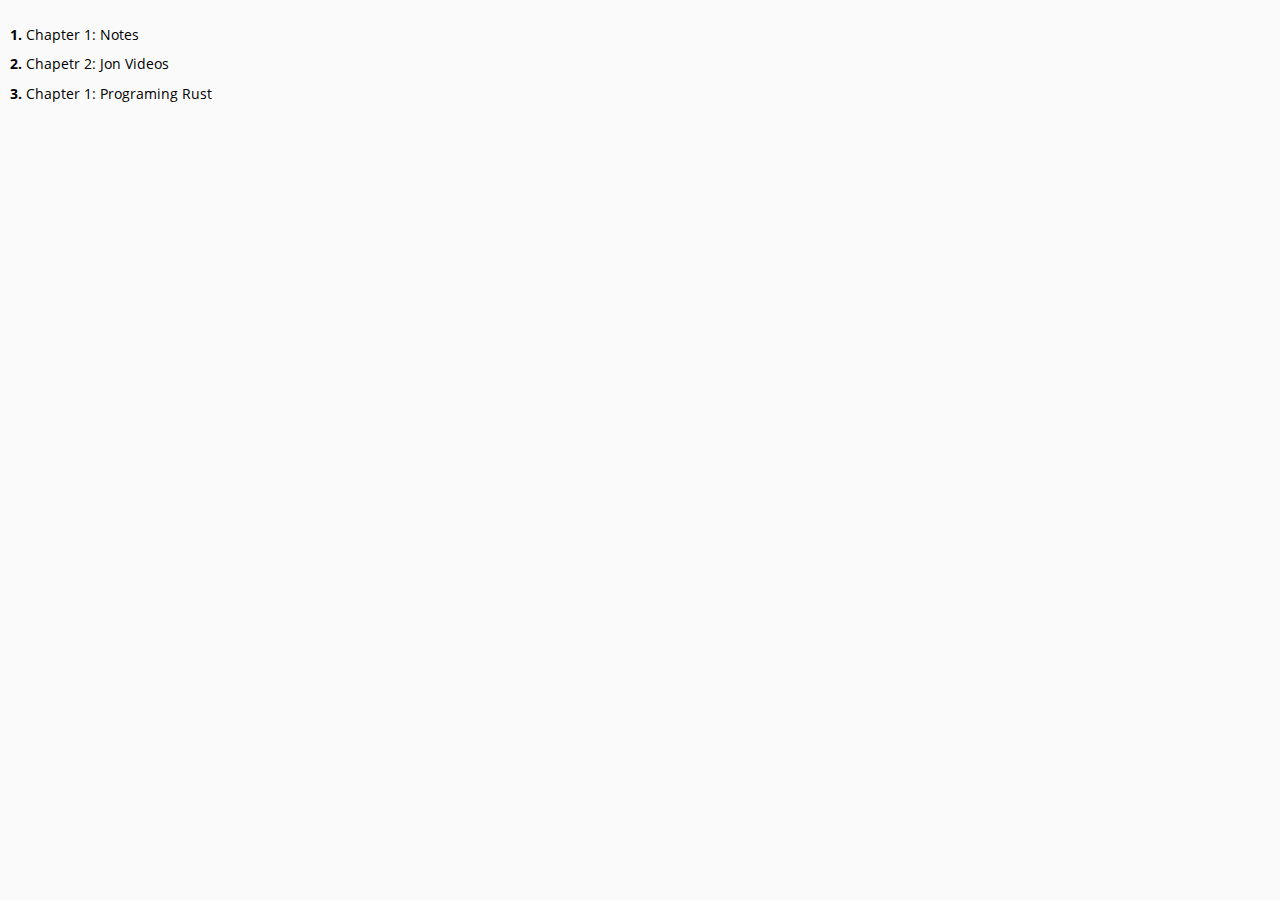
<file: toc.html>
<!DOCTYPE HTML>
<html lang="en" class="light" dir="ltr">
    <head>
        <!-- sidebar iframe generated using mdBook

        This is a frame, and not included directly in the page, to control the total size of the
        book. The TOC contains an entry for each page, so if each page includes a copy of the TOC,
        the total size of the page becomes O(n**2).

        The frame is only used as a fallback when JS is turned off. When it's on, the sidebar is
        instead added to the main page by `toc.js` instead. The JavaScript mode is better
        because, when running in a `file:///` URL, the iframed page would not be Same-Origin as
        the rest of the page, so the sidebar and the main page theme would fall out of sync.
        -->
        <meta charset="UTF-8">
        <meta name="robots" content="noindex">
        <!-- Custom HTML head -->
        <meta name="viewport" content="width=device-width, initial-scale=1">
        <meta name="theme-color" content="#ffffff">
        <link rel="stylesheet" href="css/variables.css">
        <link rel="stylesheet" href="css/general.css">
        <link rel="stylesheet" href="css/chrome.css">
        <link rel="stylesheet" href="css/print.css" media="print">
        <!-- Fonts -->
        <link rel="stylesheet" href="FontAwesome/css/font-awesome.css">
        <link rel="stylesheet" href="fonts/fonts.css">
        <!-- Custom theme stylesheets -->
    </head>
    <body class="sidebar-iframe-inner">
        <ol class="chapter"><li class="chapter-item expanded "><a href="0_Notes.html" target="_parent"><strong aria-hidden="true">1.</strong> Chapter 1: Notes</a></li><li class="chapter-item expanded "><a href="2_Jon_Video.html" target="_parent"><strong aria-hidden="true">2.</strong> Chapetr 2: Jon Videos</a></li><li class="chapter-item expanded "><a href="1_Programming_Rust.html" target="_parent"><strong aria-hidden="true">3.</strong> Chapter 1: Programing Rust</a></li></ol>
    </body>
</html>
</file>
<file: css/variables.css>
/* Globals */

:root {
    --sidebar-width: 300px;
    --sidebar-resize-indicator-width: 8px;
    --sidebar-resize-indicator-space: 2px;
    --page-padding: 15px;
    --content-max-width: 750px;
    --menu-bar-height: 50px;
    --mono-font: "Source Code Pro", Consolas, "Ubuntu Mono", Menlo, "DejaVu Sans Mono", monospace, monospace;
    --code-font-size: 0.875em; /* please adjust the ace font size accordingly in editor.js */
}

/* Themes */

.ayu {
    --bg: hsl(210, 25%, 8%);
    --fg: #c5c5c5;

    --sidebar-bg: #14191f;
    --sidebar-fg: #c8c9db;
    --sidebar-non-existant: #5c6773;
    --sidebar-active: #ffb454;
    --sidebar-spacer: #2d334f;

    --scrollbar: var(--sidebar-fg);

    --icons: #737480;
    --icons-hover: #b7b9cc;

    --links: #0096cf;

    --inline-code-color: #ffb454;

    --theme-popup-bg: #14191f;
    --theme-popup-border: #5c6773;
    --theme-hover: #191f26;

    --quote-bg: hsl(226, 15%, 17%);
    --quote-border: hsl(226, 15%, 22%);

    --warning-border: #ff8e00;

    --table-border-color: hsl(210, 25%, 13%);
    --table-header-bg: hsl(210, 25%, 28%);
    --table-alternate-bg: hsl(210, 25%, 11%);

    --searchbar-border-color: #848484;
    --searchbar-bg: #424242;
    --searchbar-fg: #fff;
    --searchbar-shadow-color: #d4c89f;
    --searchresults-header-fg: #666;
    --searchresults-border-color: #888;
    --searchresults-li-bg: #252932;
    --search-mark-bg: #e3b171;

    --color-scheme: dark;

    /* Same as `--icons` */
    --copy-button-filter: invert(45%) sepia(6%) saturate(621%) hue-rotate(198deg) brightness(99%) contrast(85%);
    /* Same as `--sidebar-active` */
    --copy-button-filter-hover: invert(68%) sepia(55%) saturate(531%) hue-rotate(341deg) brightness(104%) contrast(101%);

    --footnote-highlight: #2668a6;
}

.coal {
    --bg: hsl(200, 7%, 8%);
    --fg: #98a3ad;

    --sidebar-bg: #292c2f;
    --sidebar-fg: #a1adb8;
    --sidebar-non-existant: #505254;
    --sidebar-active: #3473ad;
    --sidebar-spacer: #393939;

    --scrollbar: var(--sidebar-fg);

    --icons: #43484d;
    --icons-hover: #b3c0cc;

    --links: #2b79a2;

    --inline-code-color: #c5c8c6;

    --theme-popup-bg: #141617;
    --theme-popup-border: #43484d;
    --theme-hover: #1f2124;

    --quote-bg: hsl(234, 21%, 18%);
    --quote-border: hsl(234, 21%, 23%);

    --warning-border: #ff8e00;

    --table-border-color: hsl(200, 7%, 13%);
    --table-header-bg: hsl(200, 7%, 28%);
    --table-alternate-bg: hsl(200, 7%, 11%);

    --searchbar-border-color: #aaa;
    --searchbar-bg: #b7b7b7;
    --searchbar-fg: #000;
    --searchbar-shadow-color: #aaa;
    --searchresults-header-fg: #666;
    --searchresults-border-color: #98a3ad;
    --searchresults-li-bg: #2b2b2f;
    --search-mark-bg: #355c7d;

    --color-scheme: dark;

    /* Same as `--icons` */
    --copy-button-filter: invert(26%) sepia(8%) saturate(575%) hue-rotate(169deg) brightness(87%) contrast(82%);
    /* Same as `--sidebar-active` */
    --copy-button-filter-hover: invert(36%) sepia(70%) saturate(503%) hue-rotate(167deg) brightness(98%) contrast(89%);

    --footnote-highlight: #4079ae;
}

.light, html:not(.js) {
    --bg: hsl(0, 0%, 100%);
    --fg: hsl(0, 0%, 0%);

    --sidebar-bg: #fafafa;
    --sidebar-fg: hsl(0, 0%, 0%);
    --sidebar-non-existant: #aaaaaa;
    --sidebar-active: #1f1fff;
    --sidebar-spacer: #f4f4f4;

    --scrollbar: #8F8F8F;

    --icons: #747474;
    --icons-hover: #000000;

    --links: #20609f;

    --inline-code-color: #301900;

    --theme-popup-bg: #fafafa;
    --theme-popup-border: #cccccc;
    --theme-hover: #e6e6e6;

    --quote-bg: hsl(197, 37%, 96%);
    --quote-border: hsl(197, 37%, 91%);

    --warning-border: #ff8e00;

    --table-border-color: hsl(0, 0%, 95%);
    --table-header-bg: hsl(0, 0%, 80%);
    --table-alternate-bg: hsl(0, 0%, 97%);

    --searchbar-border-color: #aaa;
    --searchbar-bg: #fafafa;
    --searchbar-fg: #000;
    --searchbar-shadow-color: #aaa;
    --searchresults-header-fg: #666;
    --searchresults-border-color: #888;
    --searchresults-li-bg: #e4f2fe;
    --search-mark-bg: #a2cff5;

    --color-scheme: light;

    /* Same as `--icons` */
    --copy-button-filter: invert(45.49%);
    /* Same as `--sidebar-active` */
    --copy-button-filter-hover: invert(14%) sepia(93%) saturate(4250%) hue-rotate(243deg) brightness(99%) contrast(130%);

    --footnote-highlight: #7e7eff;
}

.navy {
    --bg: hsl(226, 23%, 11%);
    --fg: #bcbdd0;

    --sidebar-bg: #282d3f;
    --sidebar-fg: #c8c9db;
    --sidebar-non-existant: #505274;
    --sidebar-active: #2b79a2;
    --sidebar-spacer: #2d334f;

    --scrollbar: var(--sidebar-fg);

    --icons: #737480;
    --icons-hover: #b7b9cc;

    --links: #2b79a2;

    --inline-code-color: #c5c8c6;

    --theme-popup-bg: #161923;
    --theme-popup-border: #737480;
    --theme-hover: #282e40;

    --quote-bg: hsl(226, 15%, 17%);
    --quote-border: hsl(226, 15%, 22%);

    --warning-border: #ff8e00;

    --table-border-color: hsl(226, 23%, 16%);
    --table-header-bg: hsl(226, 23%, 31%);
    --table-alternate-bg: hsl(226, 23%, 14%);

    --searchbar-border-color: #aaa;
    --searchbar-bg: #aeaec6;
    --searchbar-fg: #000;
    --searchbar-shadow-color: #aaa;
    --searchresults-header-fg: #5f5f71;
    --searchresults-border-color: #5c5c68;
    --searchresults-li-bg: #242430;
    --search-mark-bg: #a2cff5;

    --color-scheme: dark;

    /* Same as `--icons` */
    --copy-button-filter: invert(51%) sepia(10%) saturate(393%) hue-rotate(198deg) brightness(86%) contrast(87%);
    /* Same as `--sidebar-active` */
    --copy-button-filter-hover: invert(46%) sepia(20%) saturate(1537%) hue-rotate(156deg) brightness(85%) contrast(90%);

    --footnote-highlight: #4079ae;
}

.rust {
    --bg: hsl(60, 9%, 87%);
    --fg: #262625;

    --sidebar-bg: #3b2e2a;
    --sidebar-fg: #c8c9db;
    --sidebar-non-existant: #505254;
    --sidebar-active: #e69f67;
    --sidebar-spacer: #45373a;

    --scrollbar: var(--sidebar-fg);

    --icons: #737480;
    --icons-hover: #262625;

    --links: #2b79a2;

    --inline-code-color: #6e6b5e;

    --theme-popup-bg: #e1e1db;
    --theme-popup-border: #b38f6b;
    --theme-hover: #99908a;

    --quote-bg: hsl(60, 5%, 75%);
    --quote-border: hsl(60, 5%, 70%);

    --warning-border: #ff8e00;

    --table-border-color: hsl(60, 9%, 82%);
    --table-header-bg: #b3a497;
    --table-alternate-bg: hsl(60, 9%, 84%);

    --searchbar-border-color: #aaa;
    --searchbar-bg: #fafafa;
    --searchbar-fg: #000;
    --searchbar-shadow-color: #aaa;
    --searchresults-header-fg: #666;
    --searchresults-border-color: #888;
    --searchresults-li-bg: #dec2a2;
    --search-mark-bg: #e69f67;

    /* Same as `--icons` */
    --copy-button-filter: invert(51%) sepia(10%) saturate(393%) hue-rotate(198deg) brightness(86%) contrast(87%);
    /* Same as `--sidebar-active` */
    --copy-button-filter-hover: invert(77%) sepia(16%) saturate(1798%) hue-rotate(328deg) brightness(98%) contrast(83%);

    --footnote-highlight: #d3a17a;
}

@media (prefers-color-scheme: dark) {
    html:not(.js) {
        --bg: hsl(200, 7%, 8%);
        --fg: #98a3ad;

        --sidebar-bg: #292c2f;
        --sidebar-fg: #a1adb8;
        --sidebar-non-existant: #505254;
        --sidebar-active: #3473ad;
        --sidebar-spacer: #393939;

        --scrollbar: var(--sidebar-fg);

        --icons: #43484d;
        --icons-hover: #b3c0cc;

        --links: #2b79a2;

        --inline-code-color: #c5c8c6;

        --theme-popup-bg: #141617;
        --theme-popup-border: #43484d;
        --theme-hover: #1f2124;

        --quote-bg: hsl(234, 21%, 18%);
        --quote-border: hsl(234, 21%, 23%);

        --warning-border: #ff8e00;

        --table-border-color: hsl(200, 7%, 13%);
        --table-header-bg: hsl(200, 7%, 28%);
        --table-alternate-bg: hsl(200, 7%, 11%);

        --searchbar-border-color: #aaa;
        --searchbar-bg: #b7b7b7;
        --searchbar-fg: #000;
        --searchbar-shadow-color: #aaa;
        --searchresults-header-fg: #666;
        --searchresults-border-color: #98a3ad;
        --searchresults-li-bg: #2b2b2f;
        --search-mark-bg: #355c7d;

        --color-scheme: dark;

        /* Same as `--icons` */
        --copy-button-filter: invert(26%) sepia(8%) saturate(575%) hue-rotate(169deg) brightness(87%) contrast(82%);
        /* Same as `--sidebar-active` */
        --copy-button-filter-hover: invert(36%) sepia(70%) saturate(503%) hue-rotate(167deg) brightness(98%) contrast(89%);
    }
}
</file>
<file: css/general.css>
/* Base styles and content styles */

:root {
    /* Browser default font-size is 16px, this way 1 rem = 10px */
    font-size: 62.5%;
    color-scheme: var(--color-scheme);
}

html {
    font-family: "Open Sans", sans-serif;
    color: var(--fg);
    background-color: var(--bg);
    text-size-adjust: none;
    -webkit-text-size-adjust: none;
}

body {
    margin: 0;
    font-size: 1.6rem;
    overflow-x: hidden;
}

code {
    font-family: var(--mono-font) !important;
    font-size: var(--code-font-size);
    direction: ltr !important;
}

/* make long words/inline code not x overflow */
main {
    overflow-wrap: break-word;
}

/* make wide tables scroll if they overflow */
.table-wrapper {
    overflow-x: auto;
}

/* Don't change font size in headers. */
h1 code, h2 code, h3 code, h4 code, h5 code, h6 code {
    font-size: unset;
}

.left { float: left; }
.right { float: right; }
.boring { opacity: 0.6; }
.hide-boring .boring { display: none; }
.hidden { display: none !important; }

h2, h3 { margin-block-start: 2.5em; }
h4, h5 { margin-block-start: 2em; }

.header + .header h3,
.header + .header h4,
.header + .header h5 {
    margin-block-start: 1em;
}

h1:target::before,
h2:target::before,
h3:target::before,
h4:target::before,
h5:target::before,
h6:target::before {
    display: inline-block;
    content: "»";
    margin-inline-start: -30px;
    width: 30px;
}

/* This is broken on Safari as of version 14, but is fixed
   in Safari Technology Preview 117 which I think will be Safari 14.2.
   https://bugs.webkit.org/show_bug.cgi?id=218076
*/
:target {
    /* Safari does not support logical properties */
    scroll-margin-top: calc(var(--menu-bar-height) + 0.5em);
}

.page {
    outline: 0;
    padding: 0 var(--page-padding);
    margin-block-start: calc(0px - var(--menu-bar-height)); /* Compensate for the #menu-bar-hover-placeholder */
}
.page-wrapper {
    box-sizing: border-box;
    background-color: var(--bg);
}
.no-js .page-wrapper,
.js:not(.sidebar-resizing) .page-wrapper {
    transition: margin-left 0.3s ease, transform 0.3s ease; /* Animation: slide away */
}
[dir=rtl] .js:not(.sidebar-resizing) .page-wrapper {
    transition: margin-right 0.3s ease, transform 0.3s ease; /* Animation: slide away */
}

.content {
    overflow-y: auto;
    padding: 0 5px 50px 5px;
}
.content main {
    margin-inline-start: auto;
    margin-inline-end: auto;
    max-width: var(--content-max-width);
}
.content p { line-height: 1.45em; }
.content ol { line-height: 1.45em; }
.content ul { line-height: 1.45em; }
.content a { text-decoration: none; }
.content a:hover { text-decoration: underline; }
.content img, .content video { max-width: 100%; }
.content .header:link,
.content .header:visited {
    color: var(--fg);
}
.content .header:link,
.content .header:visited:hover {
    text-decoration: none;
}

table {
    margin: 0 auto;
    border-collapse: collapse;
}
table td {
    padding: 3px 20px;
    border: 1px var(--table-border-color) solid;
}
table thead {
    background: var(--table-header-bg);
}
table thead td {
    font-weight: 700;
    border: none;
}
table thead th {
    padding: 3px 20px;
}
table thead tr {
    border: 1px var(--table-header-bg) solid;
}
/* Alternate background colors for rows */
table tbody tr:nth-child(2n) {
    background: var(--table-alternate-bg);
}


blockquote {
    margin: 20px 0;
    padding: 0 20px;
    color: var(--fg);
    background-color: var(--quote-bg);
    border-block-start: .1em solid var(--quote-border);
    border-block-end: .1em solid var(--quote-border);
}

.warning {
    margin: 20px;
    padding: 0 20px;
    border-inline-start: 2px solid var(--warning-border);
}

.warning:before {
    position: absolute;
    width: 3rem;
    height: 3rem;
    margin-inline-start: calc(-1.5rem - 21px);
    content: "ⓘ";
    text-align: center;
    background-color: var(--bg);
    color: var(--warning-border);
    font-weight: bold;
    font-size: 2rem;
}

blockquote .warning:before {
    background-color: var(--quote-bg);
}

kbd {
    background-color: var(--table-border-color);
    border-radius: 4px;
    border: solid 1px var(--theme-popup-border);
    box-shadow: inset 0 -1px 0 var(--theme-hover);
    display: inline-block;
    font-size: var(--code-font-size);
    font-family: var(--mono-font);
    line-height: 10px;
    padding: 4px 5px;
    vertical-align: middle;
}

sup {
    /* Set the line-height for superscript and footnote references so that there
       isn't an awkward space appearing above lines that contain the footnote.

       See https://github.com/rust-lang/mdBook/pull/2443#discussion_r1813773583
       for an explanation.
    */
    line-height: 0;
}

.footnote-definition {
    font-size: 0.9em;
}
/* The default spacing for a list is a little too large. */
.footnote-definition ul,
.footnote-definition ol {
    padding-left: 20px;
}
.footnote-definition > li {
    /* Required to position the ::before target */
    position: relative;
}
.footnote-definition > li:target {
    scroll-margin-top: 50vh;
}
.footnote-reference:target {
    scroll-margin-top: 50vh;
}
/* Draws a border around the footnote (including the marker) when it is selected.
   TODO: If there are multiple linkbacks, highlight which one you just came
   from so you know which one to click.
*/
.footnote-definition > li:target::before {
    border: 2px solid var(--footnote-highlight);
    border-radius: 6px;
    position: absolute;
    top: -8px;
    right: -8px;
    bottom: -8px;
    left: -32px;
    pointer-events: none;
    content: "";
}
/* Pulses the footnote reference so you can quickly see where you left off reading.
   This could use some improvement.
*/
@media not (prefers-reduced-motion) {
    .footnote-reference:target  {
        animation: fn-highlight 0.8s;
        border-radius: 2px;
    }

    @keyframes fn-highlight {
        from {
            background-color: var(--footnote-highlight);
        }
    }
}

.tooltiptext {
    position: absolute;
    visibility: hidden;
    color: #fff;
    background-color: #333;
    transform: translateX(-50%); /* Center by moving tooltip 50% of its width left */
    left: -8px; /* Half of the width of the icon */
    top: -35px;
    font-size: 0.8em;
    text-align: center;
    border-radius: 6px;
    padding: 5px 8px;
    margin: 5px;
    z-index: 1000;
}
.tooltipped .tooltiptext {
    visibility: visible;
}

.chapter li.part-title {
    color: var(--sidebar-fg);
    margin: 5px 0px;
    font-weight: bold;
}

.result-no-output {
    font-style: italic;
}
</file>
<file: css/chrome.css>
/* CSS for UI elements (a.k.a. chrome) */

html {
    scrollbar-color: var(--scrollbar) var(--bg);
}
#searchresults a,
.content a:link,
a:visited,
a > .hljs {
    color: var(--links);
}

/*
    body-container is necessary because mobile browsers don't seem to like
    overflow-x on the body tag when there is a <meta name="viewport"> tag.
*/
#body-container {
    /*
        This is used when the sidebar pushes the body content off the side of
        the screen on small screens. Without it, dragging on mobile Safari
        will want to reposition the viewport in a weird way.
    */
    overflow-x: clip;
}

/* Menu Bar */

#menu-bar,
#menu-bar-hover-placeholder {
    z-index: 101;
    margin: auto calc(0px - var(--page-padding));
}
#menu-bar {
    position: relative;
    display: flex;
    flex-wrap: wrap;
    background-color: var(--bg);
    border-block-end-color: var(--bg);
    border-block-end-width: 1px;
    border-block-end-style: solid;
}
#menu-bar.sticky,
#menu-bar-hover-placeholder:hover + #menu-bar,
#menu-bar:hover,
html.sidebar-visible #menu-bar {
    position: -webkit-sticky;
    position: sticky;
    top: 0 !important;
}
#menu-bar-hover-placeholder {
    position: sticky;
    position: -webkit-sticky;
    top: 0;
    height: var(--menu-bar-height);
}
#menu-bar.bordered {
    border-block-end-color: var(--table-border-color);
}
#menu-bar i, #menu-bar .icon-button {
    position: relative;
    padding: 0 8px;
    z-index: 10;
    line-height: var(--menu-bar-height);
    cursor: pointer;
    transition: color 0.5s;
}
@media only screen and (max-width: 420px) {
    #menu-bar i, #menu-bar .icon-button {
        padding: 0 5px;
    }
}

.icon-button {
    border: none;
    background: none;
    padding: 0;
    color: inherit;
}
.icon-button i {
    margin: 0;
}

.right-buttons {
    margin: 0 15px;
}
.right-buttons a {
    text-decoration: none;
}

.left-buttons {
    display: flex;
    margin: 0 5px;
}
html:not(.js) .left-buttons button {
    display: none;
}

.menu-title {
    display: inline-block;
    font-weight: 200;
    font-size: 2.4rem;
    line-height: var(--menu-bar-height);
    text-align: center;
    margin: 0;
    flex: 1;
    white-space: nowrap;
    overflow: hidden;
    text-overflow: ellipsis;
}
.menu-title {
    cursor: pointer;
}

.menu-bar,
.menu-bar:visited,
.nav-chapters,
.nav-chapters:visited,
.mobile-nav-chapters,
.mobile-nav-chapters:visited,
.menu-bar .icon-button,
.menu-bar a i {
    color: var(--icons);
}

.menu-bar i:hover,
.menu-bar .icon-button:hover,
.nav-chapters:hover,
.mobile-nav-chapters i:hover {
    color: var(--icons-hover);
}

/* Nav Icons */

.nav-chapters {
    font-size: 2.5em;
    text-align: center;
    text-decoration: none;

    position: fixed;
    top: 0;
    bottom: 0;
    margin: 0;
    max-width: 150px;
    min-width: 90px;

    display: flex;
    justify-content: center;
    align-content: center;
    flex-direction: column;

    transition: color 0.5s, background-color 0.5s;
}

.nav-chapters:hover {
    text-decoration: none;
    background-color: var(--theme-hover);
    transition: background-color 0.15s, color 0.15s;
}

.nav-wrapper {
    margin-block-start: 50px;
    display: none;
}

.mobile-nav-chapters {
    font-size: 2.5em;
    text-align: center;
    text-decoration: none;
    width: 90px;
    border-radius: 5px;
    background-color: var(--sidebar-bg);
}

/* Only Firefox supports flow-relative values */
.previous { float: left; }
[dir=rtl] .previous { float: right; }

/* Only Firefox supports flow-relative values */
.next {
    float: right;
    right: var(--page-padding);
}
[dir=rtl] .next {
    float: left;
    right: unset;
    left: var(--page-padding);
}

/* Use the correct buttons for RTL layouts*/
[dir=rtl] .previous i.fa-angle-left:before {content:"\f105";}
[dir=rtl] .next i.fa-angle-right:before { content:"\f104"; }

@media only screen and (max-width: 1080px) {
    .nav-wide-wrapper { display: none; }
    .nav-wrapper { display: block; }
}

/* sidebar-visible */
@media only screen and (max-width: 1380px) {
    #sidebar-toggle-anchor:checked ~ .page-wrapper .nav-wide-wrapper { display: none; }
    #sidebar-toggle-anchor:checked ~ .page-wrapper .nav-wrapper { display: block; }
}

/* Inline code */

:not(pre) > .hljs {
    display: inline;
    padding: 0.1em 0.3em;
    border-radius: 3px;
}

:not(pre):not(a) > .hljs {
    color: var(--inline-code-color);
    overflow-x: initial;
}

a:hover > .hljs {
    text-decoration: underline;
}

pre {
    position: relative;
}
pre > .buttons {
    position: absolute;
    z-index: 100;
    right: 0px;
    top: 2px;
    margin: 0px;
    padding: 2px 0px;

    color: var(--sidebar-fg);
    cursor: pointer;
    visibility: hidden;
    opacity: 0;
    transition: visibility 0.1s linear, opacity 0.1s linear;
}
pre:hover > .buttons {
    visibility: visible;
    opacity: 1
}
pre > .buttons :hover {
    color: var(--sidebar-active);
    border-color: var(--icons-hover);
    background-color: var(--theme-hover);
}
pre > .buttons i {
    margin-inline-start: 8px;
}
pre > .buttons button {
    cursor: inherit;
    margin: 0px 5px;
    padding: 4px 4px 3px 5px;
    font-size: 23px;

    border-style: solid;
    border-width: 1px;
    border-radius: 4px;
    border-color: var(--icons);
    background-color: var(--theme-popup-bg);
    transition: 100ms;
    transition-property: color,border-color,background-color;
    color: var(--icons);
}

pre > .buttons button.clip-button {
    padding: 2px 4px 0px 6px;
}
pre > .buttons button.clip-button::before {
    /* clipboard image from octicons (https://github.com/primer/octicons/tree/v2.0.0) MIT license
     */
    content: url('data:image/svg+xml,<svg width="21" height="20" viewBox="0 0 24 25" \
xmlns="http://www.w3.org/2000/svg" aria-label="Copy to clipboard">\
<path d="M18 20h2v3c0 1-1 2-2 2H2c-.998 0-2-1-2-2V5c0-.911.755-1.667 1.667-1.667h5A3.323 3.323 0 \
0110 0a3.323 3.323 0 013.333 3.333h5C19.245 3.333 20 4.09 20 5v8.333h-2V9H2v14h16v-3zM3 \
7h14c0-.911-.793-1.667-1.75-1.667H13.5c-.957 0-1.75-.755-1.75-1.666C11.75 2.755 10.957 2 10 \
2s-1.75.755-1.75 1.667c0 .911-.793 1.666-1.75 1.666H4.75C3.793 5.333 3 6.09 3 7z"/>\
<path d="M4 19h6v2H4zM12 11H4v2h8zM4 17h4v-2H4zM15 15v-3l-4.5 4.5L15 21v-3l8.027-.032L23 15z"/>\
</svg>');
    filter: var(--copy-button-filter);
}
pre > .buttons button.clip-button:hover::before {
    filter: var(--copy-button-filter-hover);
}

@media (pointer: coarse) {
    pre > .buttons button {
        /* On mobile, make it easier to tap buttons. */
        padding: 0.3rem 1rem;
    }

    .sidebar-resize-indicator {
        /* Hide resize indicator on devices with limited accuracy */
        display: none;
    }
}
pre > code {
    display: block;
    padding: 1rem;
}

/* FIXME: ACE editors overlap their buttons because ACE does absolute
   positioning within the code block which breaks padding. The only solution I
   can think of is to move the padding to the outer pre tag (or insert a div
   wrapper), but that would require fixing a whole bunch of CSS rules.
*/
.hljs.ace_editor {
  padding: 0rem 0rem;
}

pre > .result {
    margin-block-start: 10px;
}

/* Search */

#searchresults a {
    text-decoration: none;
}

mark {
    border-radius: 2px;
    padding-block-start: 0;
    padding-block-end: 1px;
    padding-inline-start: 3px;
    padding-inline-end: 3px;
    margin-block-start: 0;
    margin-block-end: -1px;
    margin-inline-start: -3px;
    margin-inline-end: -3px;
    background-color: var(--search-mark-bg);
    transition: background-color 300ms linear;
    cursor: pointer;
}

mark.fade-out {
    background-color: rgba(0,0,0,0) !important;
    cursor: auto;
}

.searchbar-outer {
    margin-inline-start: auto;
    margin-inline-end: auto;
    max-width: var(--content-max-width);
}

#searchbar {
    width: 100%;
    margin-block-start: 5px;
    margin-block-end: 0;
    margin-inline-start: auto;
    margin-inline-end: auto;
    padding: 10px 16px;
    transition: box-shadow 300ms ease-in-out;
    border: 1px solid var(--searchbar-border-color);
    border-radius: 3px;
    background-color: var(--searchbar-bg);
    color: var(--searchbar-fg);
}
#searchbar:focus,
#searchbar.active {
    box-shadow: 0 0 3px var(--searchbar-shadow-color);
}

.searchresults-header {
    font-weight: bold;
    font-size: 1em;
    padding-block-start: 18px;
    padding-block-end: 0;
    padding-inline-start: 5px;
    padding-inline-end: 0;
    color: var(--searchresults-header-fg);
}

.searchresults-outer {
    margin-inline-start: auto;
    margin-inline-end: auto;
    max-width: var(--content-max-width);
    border-block-end: 1px dashed var(--searchresults-border-color);
}

ul#searchresults {
    list-style: none;
    padding-inline-start: 20px;
}
ul#searchresults li {
    margin: 10px 0px;
    padding: 2px;
    border-radius: 2px;
}
ul#searchresults li.focus {
    background-color: var(--searchresults-li-bg);
}
ul#searchresults span.teaser {
    display: block;
    clear: both;
    margin-block-start: 5px;
    margin-block-end: 0;
    margin-inline-start: 20px;
    margin-inline-end: 0;
    font-size: 0.8em;
}
ul#searchresults span.teaser em {
    font-weight: bold;
    font-style: normal;
}

/* Sidebar */

.sidebar {
    position: fixed;
    left: 0;
    top: 0;
    bottom: 0;
    width: var(--sidebar-width);
    font-size: 0.875em;
    box-sizing: border-box;
    -webkit-overflow-scrolling: touch;
    overscroll-behavior-y: contain;
    background-color: var(--sidebar-bg);
    color: var(--sidebar-fg);
}
.sidebar-iframe-inner {
    --padding: 10px;

    background-color: var(--sidebar-bg);
    padding: var(--padding);
    margin: 0;
    font-size: 1.4rem;
    color: var(--sidebar-fg);
    min-height: calc(100vh - var(--padding) * 2);
}
.sidebar-iframe-outer {
    border: none;
    height: 100%;
    position: absolute;
    top: 0;
    bottom: 0;
    left: 0;
    right: 0;
}
[dir=rtl] .sidebar { left: unset; right: 0; }
.sidebar-resizing {
    -moz-user-select: none;
    -webkit-user-select: none;
    -ms-user-select: none;
    user-select: none;
}
html:not(.sidebar-resizing) .sidebar {
    transition: transform 0.3s; /* Animation: slide away */
}
.sidebar code {
    line-height: 2em;
}
.sidebar .sidebar-scrollbox {
    overflow-y: auto;
    position: absolute;
    top: 0;
    bottom: 0;
    left: 0;
    right: 0;
    padding: 10px 10px;
}
.sidebar .sidebar-resize-handle {
    position: absolute;
    cursor: col-resize;
    width: 0;
    right: calc(var(--sidebar-resize-indicator-width) * -1);
    top: 0;
    bottom: 0;
    display: flex;
    align-items: center;
}

.sidebar-resize-handle .sidebar-resize-indicator {
    width: 100%;
    height: 12px;
    background-color: var(--icons);
    margin-inline-start: var(--sidebar-resize-indicator-space);
}

[dir=rtl] .sidebar .sidebar-resize-handle {
    left: calc(var(--sidebar-resize-indicator-width) * -1);
    right: unset;
}
.js .sidebar .sidebar-resize-handle {
    cursor: col-resize;
    width: calc(var(--sidebar-resize-indicator-width) - var(--sidebar-resize-indicator-space));
}
/* sidebar-hidden */
#sidebar-toggle-anchor:not(:checked) ~ .sidebar {
    transform: translateX(calc(0px - var(--sidebar-width) - var(--sidebar-resize-indicator-width)));
    z-index: -1;
}
[dir=rtl] #sidebar-toggle-anchor:not(:checked) ~ .sidebar {
    transform: translateX(calc(var(--sidebar-width) + var(--sidebar-resize-indicator-width)));
}
.sidebar::-webkit-scrollbar {
    background: var(--sidebar-bg);
}
.sidebar::-webkit-scrollbar-thumb {
    background: var(--scrollbar);
}

/* sidebar-visible */
#sidebar-toggle-anchor:checked ~ .page-wrapper {
    transform: translateX(calc(var(--sidebar-width) + var(--sidebar-resize-indicator-width)));
}
[dir=rtl] #sidebar-toggle-anchor:checked ~ .page-wrapper {
    transform: translateX(calc(0px - var(--sidebar-width) - var(--sidebar-resize-indicator-width)));
}
@media only screen and (min-width: 620px) {
    #sidebar-toggle-anchor:checked ~ .page-wrapper {
        transform: none;
        margin-inline-start: calc(var(--sidebar-width) + var(--sidebar-resize-indicator-width));
    }
    [dir=rtl] #sidebar-toggle-anchor:checked ~ .page-wrapper {
        transform: none;
    }
}

.chapter {
    list-style: none outside none;
    padding-inline-start: 0;
    line-height: 2.2em;
}

.chapter ol {
    width: 100%;
}

.chapter li {
    display: flex;
    color: var(--sidebar-non-existant);
}
.chapter li a {
    display: block;
    padding: 0;
    text-decoration: none;
    color: var(--sidebar-fg);
}

.chapter li a:hover {
    color: var(--sidebar-active);
}

.chapter li a.active {
    color: var(--sidebar-active);
}

.chapter li > a.toggle {
    cursor: pointer;
    display: block;
    margin-inline-start: auto;
    padding: 0 10px;
    user-select: none;
    opacity: 0.68;
}

.chapter li > a.toggle div {
    transition: transform 0.5s;
}

/* collapse the section */
.chapter li:not(.expanded) + li > ol {
    display: none;
}

.chapter li.chapter-item {
    line-height: 1.5em;
    margin-block-start: 0.6em;
}

.chapter li.expanded > a.toggle div {
    transform: rotate(90deg);
}

.spacer {
    width: 100%;
    height: 3px;
    margin: 5px 0px;
}
.chapter .spacer {
    background-color: var(--sidebar-spacer);
}

@media (-moz-touch-enabled: 1), (pointer: coarse) {
    .chapter li a { padding: 5px 0; }
    .spacer { margin: 10px 0; }
}

.section {
    list-style: none outside none;
    padding-inline-start: 20px;
    line-height: 1.9em;
}

/* Theme Menu Popup */

.theme-popup {
    position: absolute;
    left: 10px;
    top: var(--menu-bar-height);
    z-index: 1000;
    border-radius: 4px;
    font-size: 0.7em;
    color: var(--fg);
    background: var(--theme-popup-bg);
    border: 1px solid var(--theme-popup-border);
    margin: 0;
    padding: 0;
    list-style: none;
    display: none;
    /* Don't let the children's background extend past the rounded corners. */
    overflow: hidden;
}
[dir=rtl] .theme-popup { left: unset;  right: 10px; }
.theme-popup .default {
    color: var(--icons);
}
.theme-popup .theme {
    width: 100%;
    border: 0;
    margin: 0;
    padding: 2px 20px;
    line-height: 25px;
    white-space: nowrap;
    text-align: start;
    cursor: pointer;
    color: inherit;
    background: inherit;
    font-size: inherit;
}
.theme-popup .theme:hover {
    background-color: var(--theme-hover);
}

.theme-selected::before {
    display: inline-block;
    content: "✓";
    margin-inline-start: -14px;
    width: 14px;
}
</file>
<file: css/print.css>
#sidebar,
#menu-bar,
.nav-chapters,
.mobile-nav-chapters {
    display: none;
}

#page-wrapper.page-wrapper {
    transform: none !important;
    margin-inline-start: 0px;
    overflow-y: initial;
}

#content {
    max-width: none;
    margin: 0;
    padding: 0;
}

.page {
    overflow-y: initial;
}

code {
    direction: ltr !important;
}

pre > .buttons {
    z-index: 2;
}

a, a:visited, a:active, a:hover {
    color: #4183c4;
    text-decoration: none;
}

h1, h2, h3, h4, h5, h6 {
    page-break-inside: avoid;
    page-break-after: avoid;
}

pre, code {
    page-break-inside: avoid;
    white-space: pre-wrap;
}

.fa {
    display: none !important;
}
</file>
<file: fonts/fonts.css>
/* Open Sans is licensed under the Apache License, Version 2.0. See http://www.apache.org/licenses/LICENSE-2.0 */
/* Source Code Pro is under the Open Font License. See https://scripts.sil.org/cms/scripts/page.php?site_id=nrsi&id=OFL */

/* open-sans-300 - latin_vietnamese_latin-ext_greek-ext_greek_cyrillic-ext_cyrillic */
@font-face {
  font-family: 'Open Sans';
  font-style: normal;
  font-weight: 300;
  src: local('Open Sans Light'), local('OpenSans-Light'),
       url('../fonts/open-sans-v17-all-charsets-300.woff2') format('woff2');
}

/* open-sans-300italic - latin_vietnamese_latin-ext_greek-ext_greek_cyrillic-ext_cyrillic */
@font-face {
  font-family: 'Open Sans';
  font-style: italic;
  font-weight: 300;
  src: local('Open Sans Light Italic'), local('OpenSans-LightItalic'),
       url('../fonts/open-sans-v17-all-charsets-300italic.woff2') format('woff2');
}

/* open-sans-regular - latin_vietnamese_latin-ext_greek-ext_greek_cyrillic-ext_cyrillic */
@font-face {
  font-family: 'Open Sans';
  font-style: normal;
  font-weight: 400;
  src: local('Open Sans Regular'), local('OpenSans-Regular'),
       url('../fonts/open-sans-v17-all-charsets-regular.woff2') format('woff2');
}

/* open-sans-italic - latin_vietnamese_latin-ext_greek-ext_greek_cyrillic-ext_cyrillic */
@font-face {
  font-family: 'Open Sans';
  font-style: italic;
  font-weight: 400;
  src: local('Open Sans Italic'), local('OpenSans-Italic'),
       url('../fonts/open-sans-v17-all-charsets-italic.woff2') format('woff2');
}

/* open-sans-600 - latin_vietnamese_latin-ext_greek-ext_greek_cyrillic-ext_cyrillic */
@font-face {
  font-family: 'Open Sans';
  font-style: normal;
  font-weight: 600;
  src: local('Open Sans SemiBold'), local('OpenSans-SemiBold'),
       url('../fonts/open-sans-v17-all-charsets-600.woff2') format('woff2');
}

/* open-sans-600italic - latin_vietnamese_latin-ext_greek-ext_greek_cyrillic-ext_cyrillic */
@font-face {
  font-family: 'Open Sans';
  font-style: italic;
  font-weight: 600;
  src: local('Open Sans SemiBold Italic'), local('OpenSans-SemiBoldItalic'),
       url('../fonts/open-sans-v17-all-charsets-600italic.woff2') format('woff2');
}

/* open-sans-700 - latin_vietnamese_latin-ext_greek-ext_greek_cyrillic-ext_cyrillic */
@font-face {
  font-family: 'Open Sans';
  font-style: normal;
  font-weight: 700;
  src: local('Open Sans Bold'), local('OpenSans-Bold'),
       url('../fonts/open-sans-v17-all-charsets-700.woff2') format('woff2');
}

/* open-sans-700italic - latin_vietnamese_latin-ext_greek-ext_greek_cyrillic-ext_cyrillic */
@font-face {
  font-family: 'Open Sans';
  font-style: italic;
  font-weight: 700;
  src: local('Open Sans Bold Italic'), local('OpenSans-BoldItalic'),
       url('../fonts/open-sans-v17-all-charsets-700italic.woff2') format('woff2');
}

/* open-sans-800 - latin_vietnamese_latin-ext_greek-ext_greek_cyrillic-ext_cyrillic */
@font-face {
  font-family: 'Open Sans';
  font-style: normal;
  font-weight: 800;
  src: local('Open Sans ExtraBold'), local('OpenSans-ExtraBold'),
       url('../fonts/open-sans-v17-all-charsets-800.woff2') format('woff2');
}

/* open-sans-800italic - latin_vietnamese_latin-ext_greek-ext_greek_cyrillic-ext_cyrillic */
@font-face {
  font-family: 'Open Sans';
  font-style: italic;
  font-weight: 800;
  src: local('Open Sans ExtraBold Italic'), local('OpenSans-ExtraBoldItalic'),
       url('../fonts/open-sans-v17-all-charsets-800italic.woff2') format('woff2');
}

/* source-code-pro-500 - latin_vietnamese_latin-ext_greek_cyrillic-ext_cyrillic */
@font-face {
  font-family: 'Source Code Pro';
  font-style: normal;
  font-weight: 500;
  src: url('../fonts/source-code-pro-v11-all-charsets-500.woff2') format('woff2');
}
</file>
<file: highlight.css>
/*
 * An increased contrast highlighting scheme loosely based on the
 * "Base16 Atelier Dune Light" theme by Bram de Haan
 * (http://atelierbram.github.io/syntax-highlighting/atelier-schemes/dune)
 * Original Base16 color scheme by Chris Kempson
 * (https://github.com/chriskempson/base16)
 */

/* Comment */
.hljs-comment,
.hljs-quote {
  color: #575757;
}

/* Red */
.hljs-variable,
.hljs-template-variable,
.hljs-attribute,
.hljs-attr,
.hljs-tag,
.hljs-name,
.hljs-regexp,
.hljs-link,
.hljs-name,
.hljs-selector-id,
.hljs-selector-class {
  color: #d70025;
}

/* Orange */
.hljs-number,
.hljs-meta,
.hljs-built_in,
.hljs-builtin-name,
.hljs-literal,
.hljs-type,
.hljs-params {
  color: #b21e00;
}

/* Green */
.hljs-string,
.hljs-symbol,
.hljs-bullet {
  color: #008200;
}

/* Blue */
.hljs-title,
.hljs-section {
  color: #0030f2;
}

/* Purple */
.hljs-keyword,
.hljs-selector-tag {
  color: #9d00ec;
}

.hljs {
  display: block;
  overflow-x: auto;
  background: #f6f7f6;
  color: #000;
}

.hljs-emphasis {
  font-style: italic;
}

.hljs-strong {
  font-weight: bold;
}

.hljs-addition {
  color: #22863a;
  background-color: #f0fff4;
}

.hljs-deletion {
  color: #b31d28;
  background-color: #ffeef0;
}
</file>
<file: tomorrow-night.css>
/* Tomorrow Night Theme */
/* https://github.com/jmblog/color-themes-for-highlightjs */
/* Original theme - https://github.com/chriskempson/tomorrow-theme */
/* https://github.com/jmblog/color-themes-for-highlightjs */

/* Tomorrow Comment */
.hljs-comment {
  color: #969896;
}

/* Tomorrow Red */
.hljs-variable,
.hljs-attribute,
.hljs-attr,
.hljs-tag,
.hljs-regexp,
.ruby .hljs-constant,
.xml .hljs-tag .hljs-title,
.xml .hljs-pi,
.xml .hljs-doctype,
.html .hljs-doctype,
.css .hljs-id,
.css .hljs-class,
.css .hljs-pseudo {
  color: #cc6666;
}

/* Tomorrow Orange */
.hljs-number,
.hljs-preprocessor,
.hljs-pragma,
.hljs-built_in,
.hljs-literal,
.hljs-params,
.hljs-constant {
  color: #de935f;
}

/* Tomorrow Yellow */
.ruby .hljs-class .hljs-title,
.css .hljs-rule .hljs-attribute {
  color: #f0c674;
}

/* Tomorrow Green */
.hljs-string,
.hljs-value,
.hljs-inheritance,
.hljs-header,
.hljs-name,
.ruby .hljs-symbol,
.xml .hljs-cdata {
  color: #b5bd68;
}

/* Tomorrow Aqua */
.hljs-title,
.hljs-section,
.css .hljs-hexcolor {
  color: #8abeb7;
}

/* Tomorrow Blue */
.hljs-function,
.python .hljs-decorator,
.python .hljs-title,
.ruby .hljs-function .hljs-title,
.ruby .hljs-title .hljs-keyword,
.perl .hljs-sub,
.javascript .hljs-title,
.coffeescript .hljs-title {
  color: #81a2be;
}

/* Tomorrow Purple */
.hljs-keyword,
.javascript .hljs-function {
  color: #b294bb;
}

.hljs {
  display: block;
  overflow-x: auto;
  background: #1d1f21;
  color: #c5c8c6;
}

.coffeescript .javascript,
.javascript .xml,
.tex .hljs-formula,
.xml .javascript,
.xml .vbscript,
.xml .css,
.xml .hljs-cdata {
  opacity: 0.5;
}

.hljs-addition {
  color: #718c00;
}

.hljs-deletion {
  color: #c82829;
}
</file>
<file: ayu-highlight.css>
/*
Based off of the Ayu theme
Original by Dempfi (https://github.com/dempfi/ayu)
*/

.hljs {
  display: block;
  overflow-x: auto;
  background: #191f26;
  color: #e6e1cf;
}

.hljs-comment,
.hljs-quote {
  color: #5c6773;
  font-style: italic;
}

.hljs-variable,
.hljs-template-variable,
.hljs-attribute,
.hljs-attr,
.hljs-regexp,
.hljs-link,
.hljs-selector-id,
.hljs-selector-class {
  color: #ff7733;
}

.hljs-number,
.hljs-meta,
.hljs-builtin-name,
.hljs-literal,
.hljs-type,
.hljs-params {
  color: #ffee99;
}

.hljs-string,
.hljs-bullet {
  color: #b8cc52;
}

.hljs-title,
.hljs-built_in,
.hljs-section {
  color: #ffb454;
}

.hljs-keyword,
.hljs-selector-tag,
.hljs-symbol {
  color: #ff7733;
}

.hljs-name {
    color: #36a3d9;
}

.hljs-tag {
    color: #00568d;
}

.hljs-emphasis {
  font-style: italic;
}

.hljs-strong {
  font-weight: bold;
}

.hljs-addition {
  color: #91b362;
}

.hljs-deletion {
  color: #d96c75;
}
</file>
